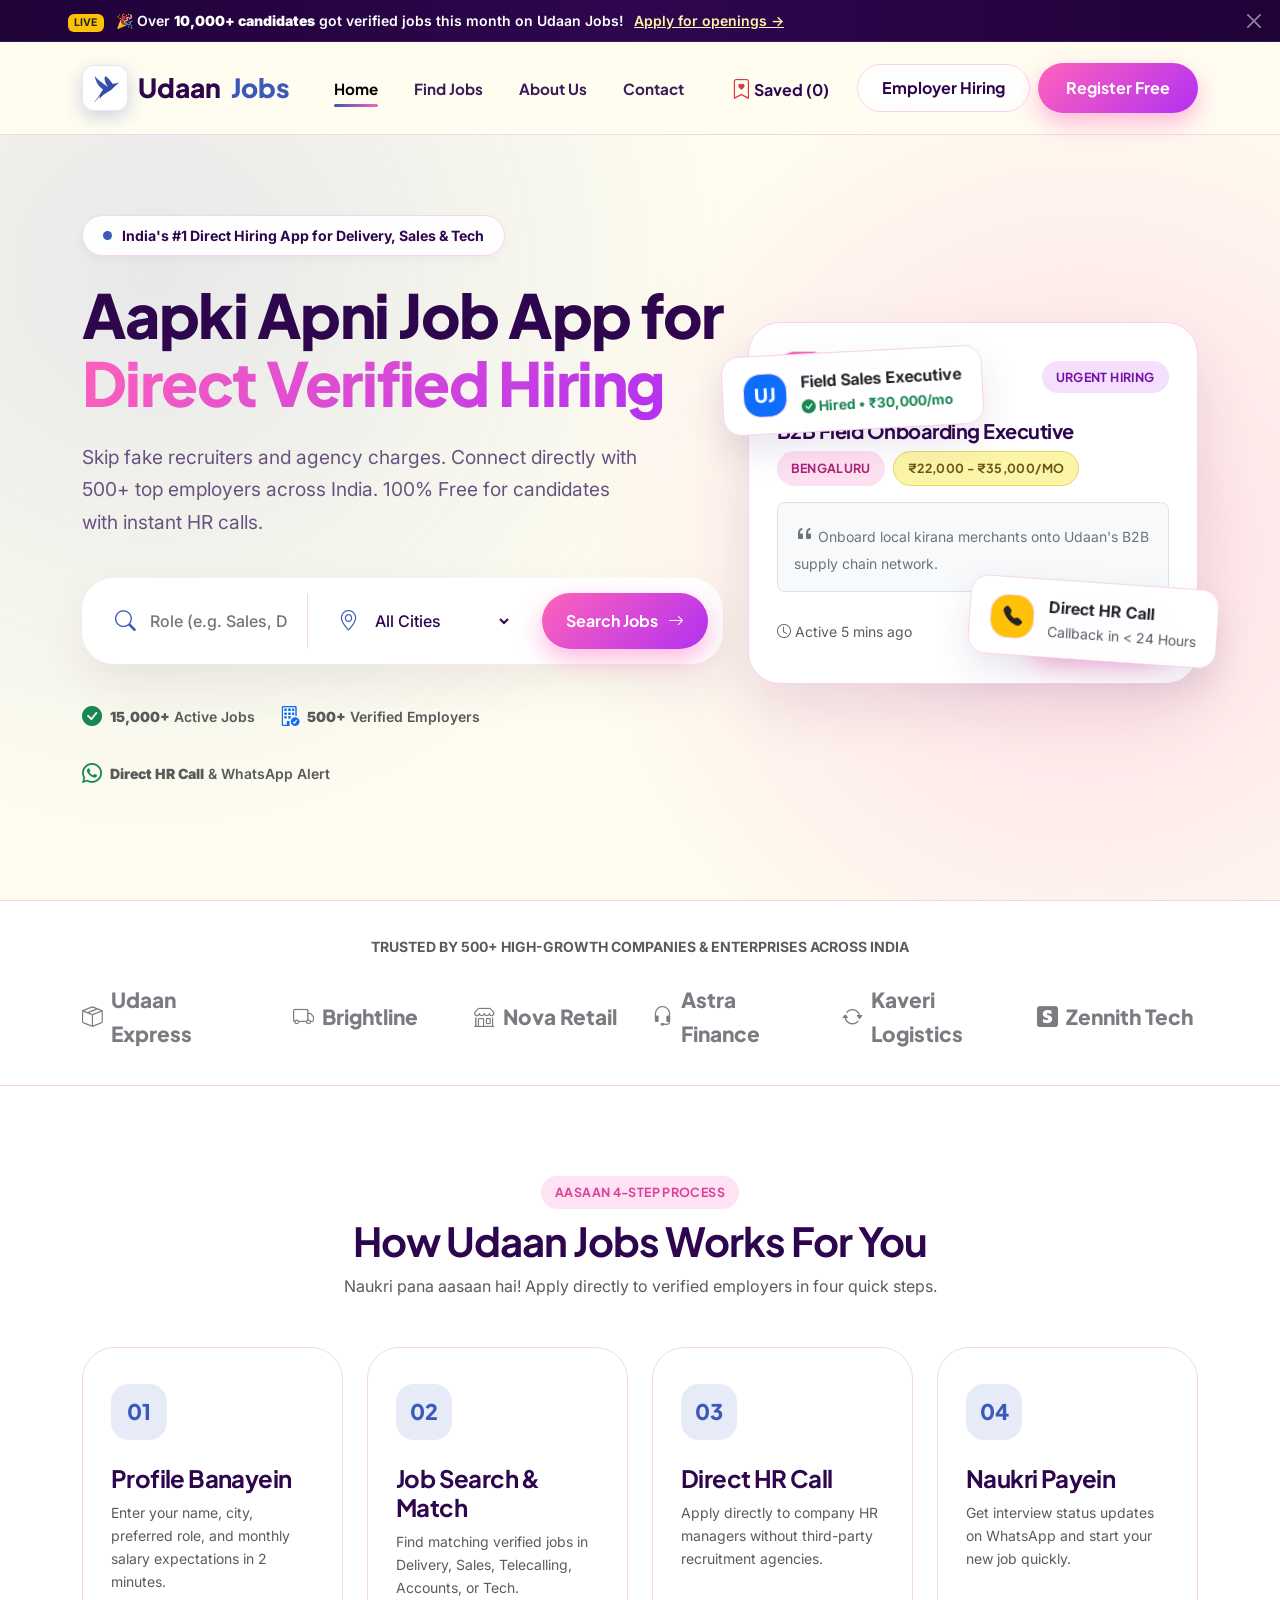
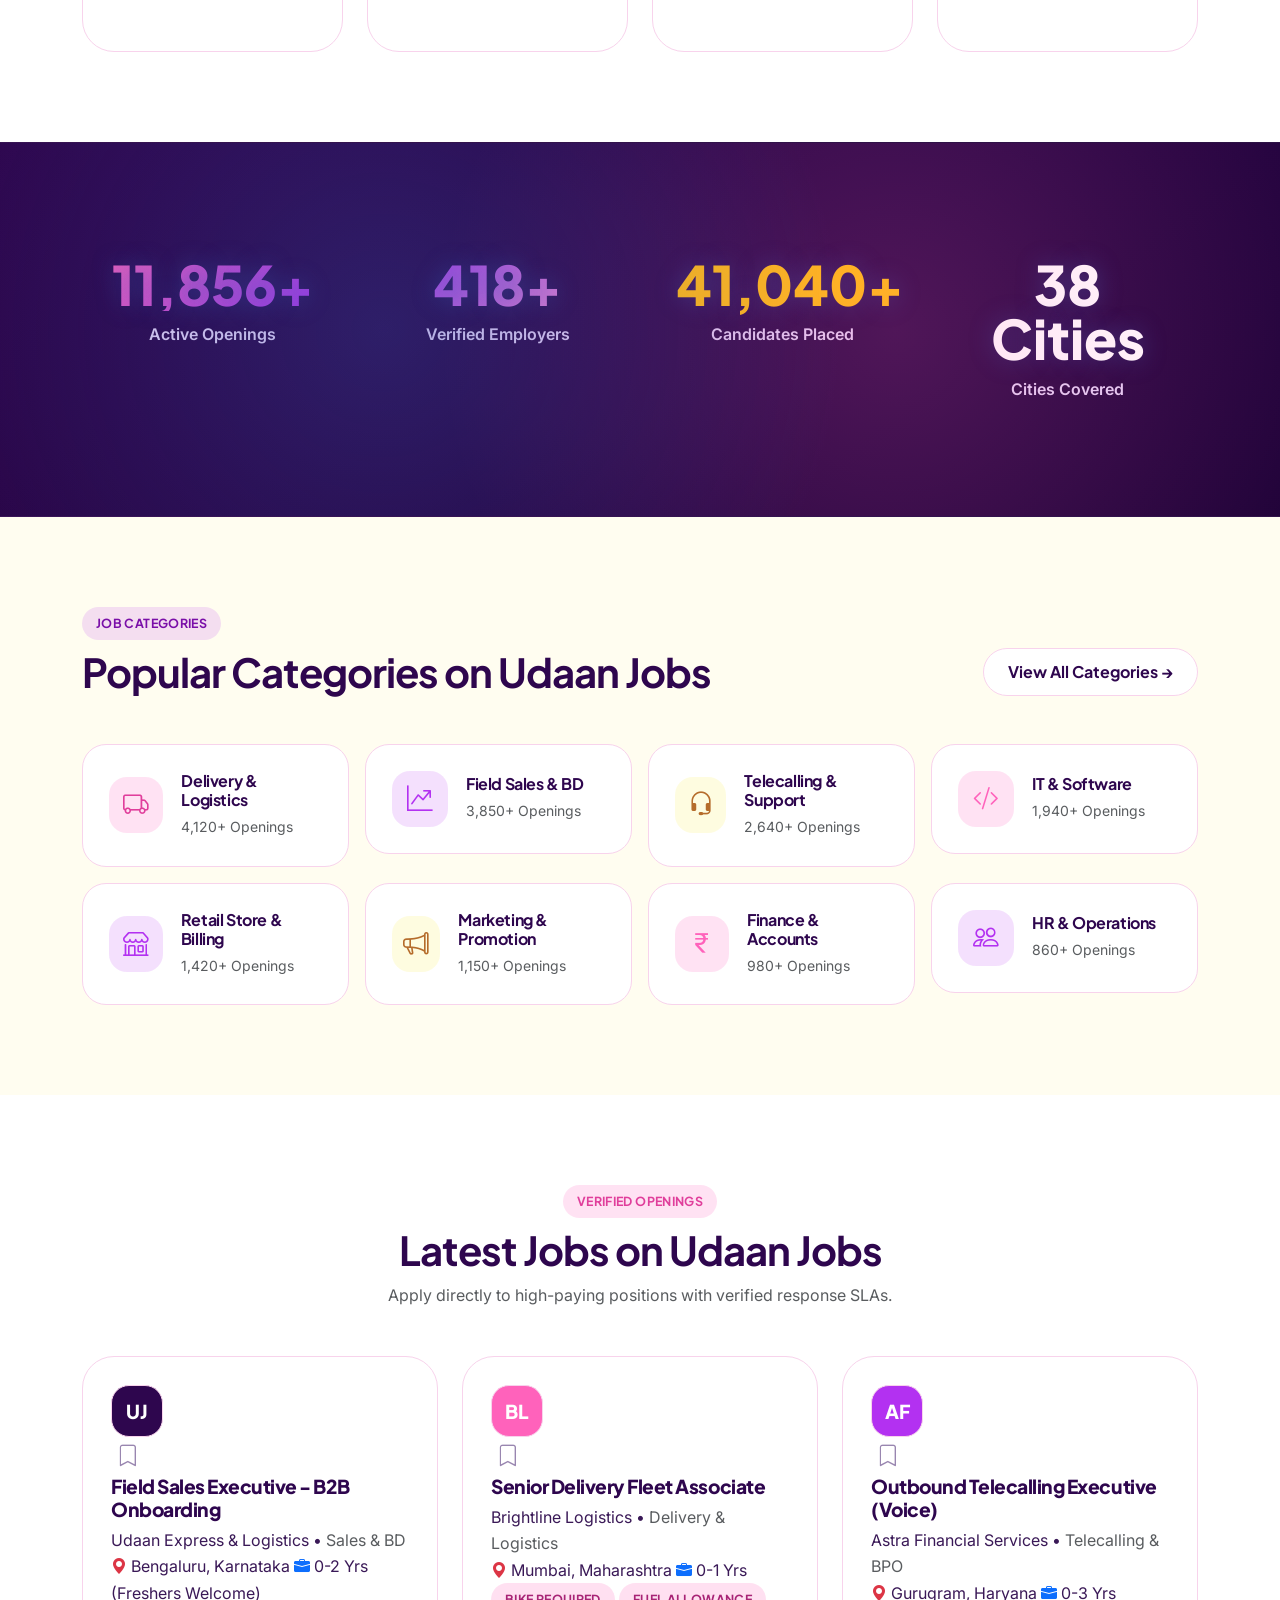
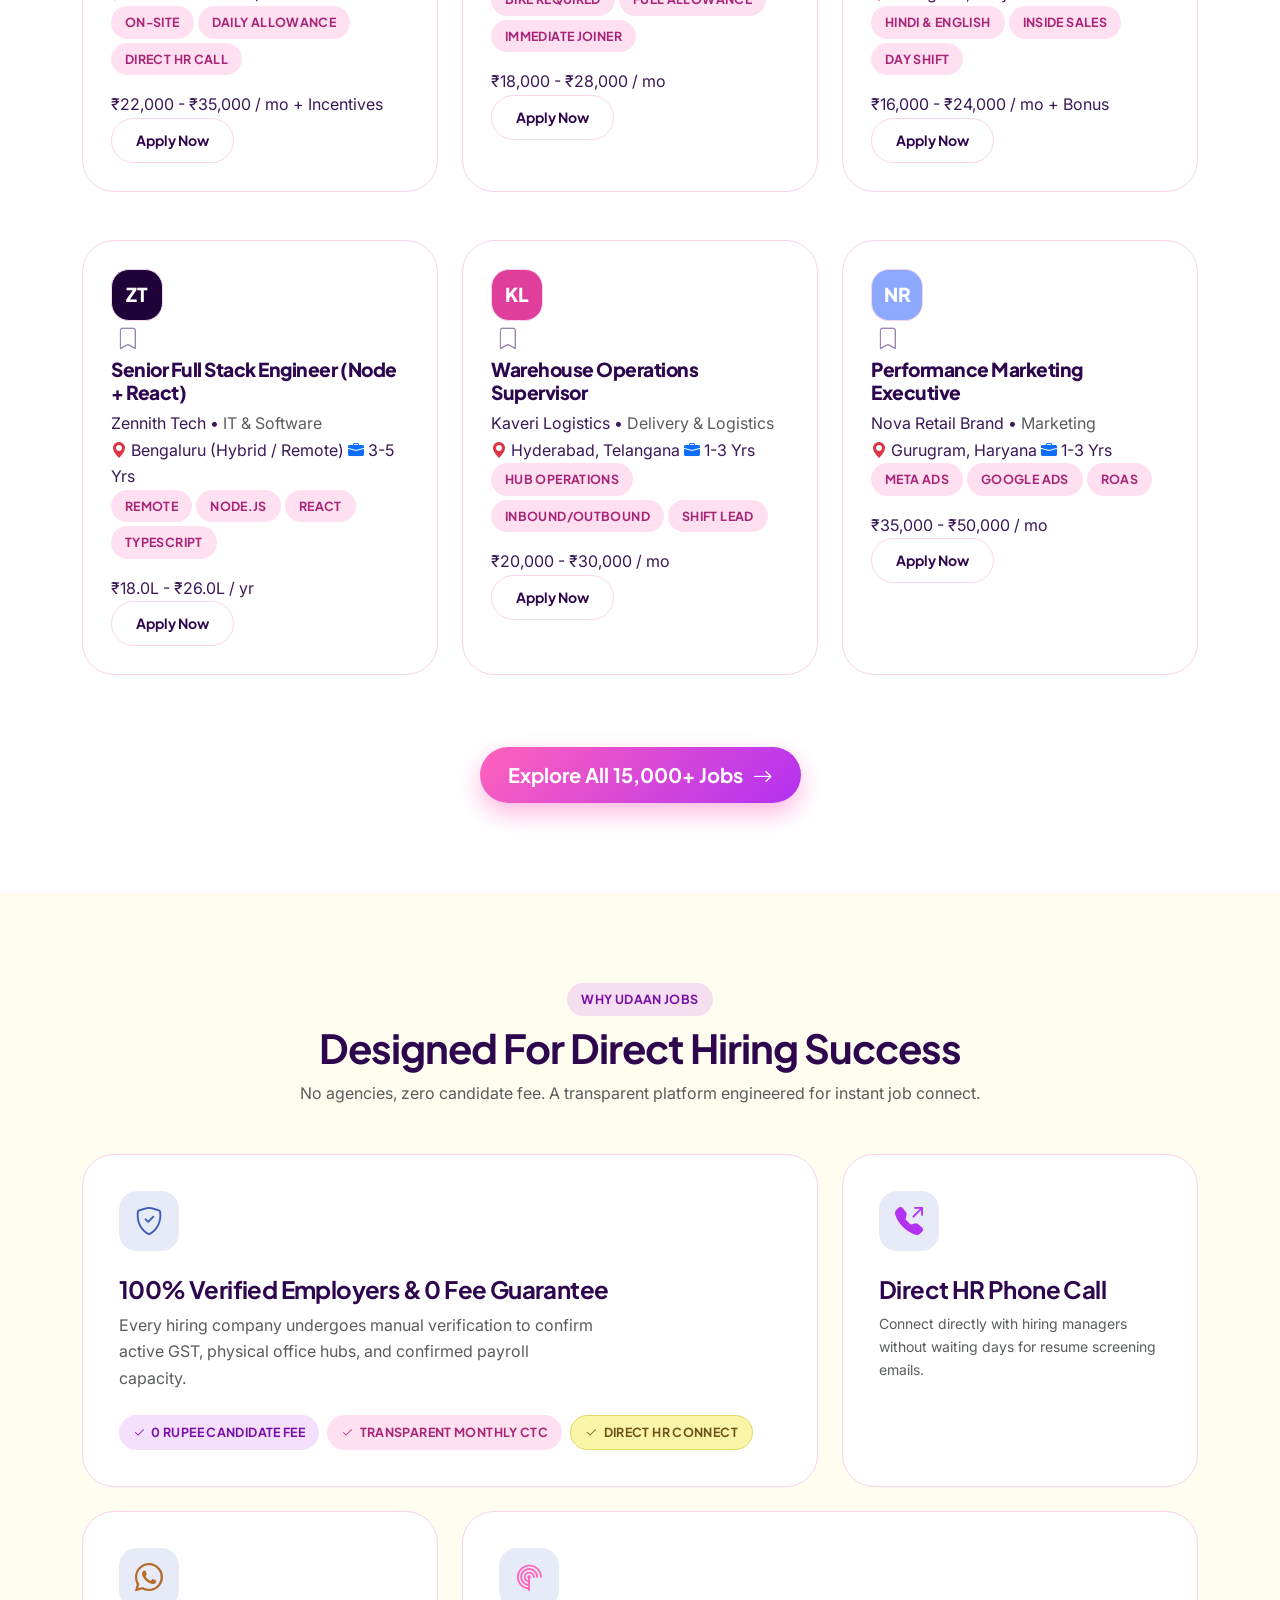
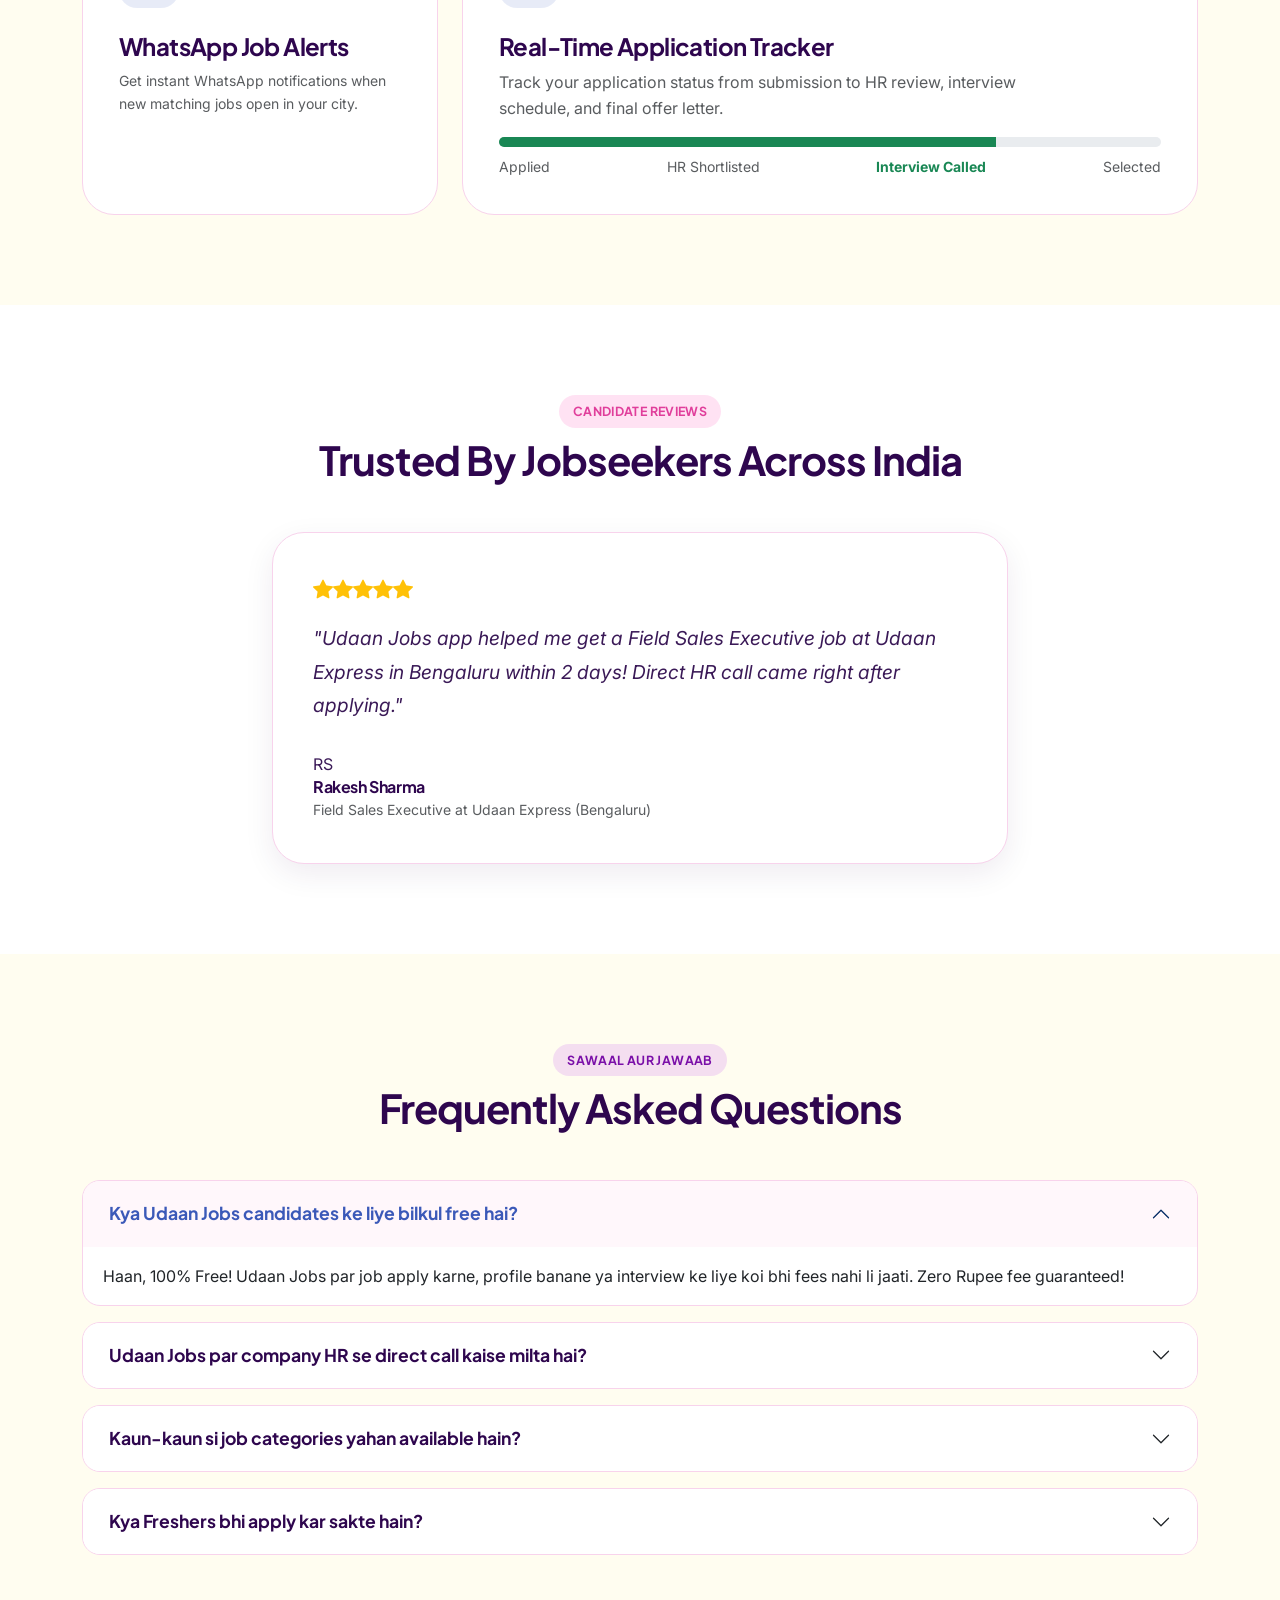
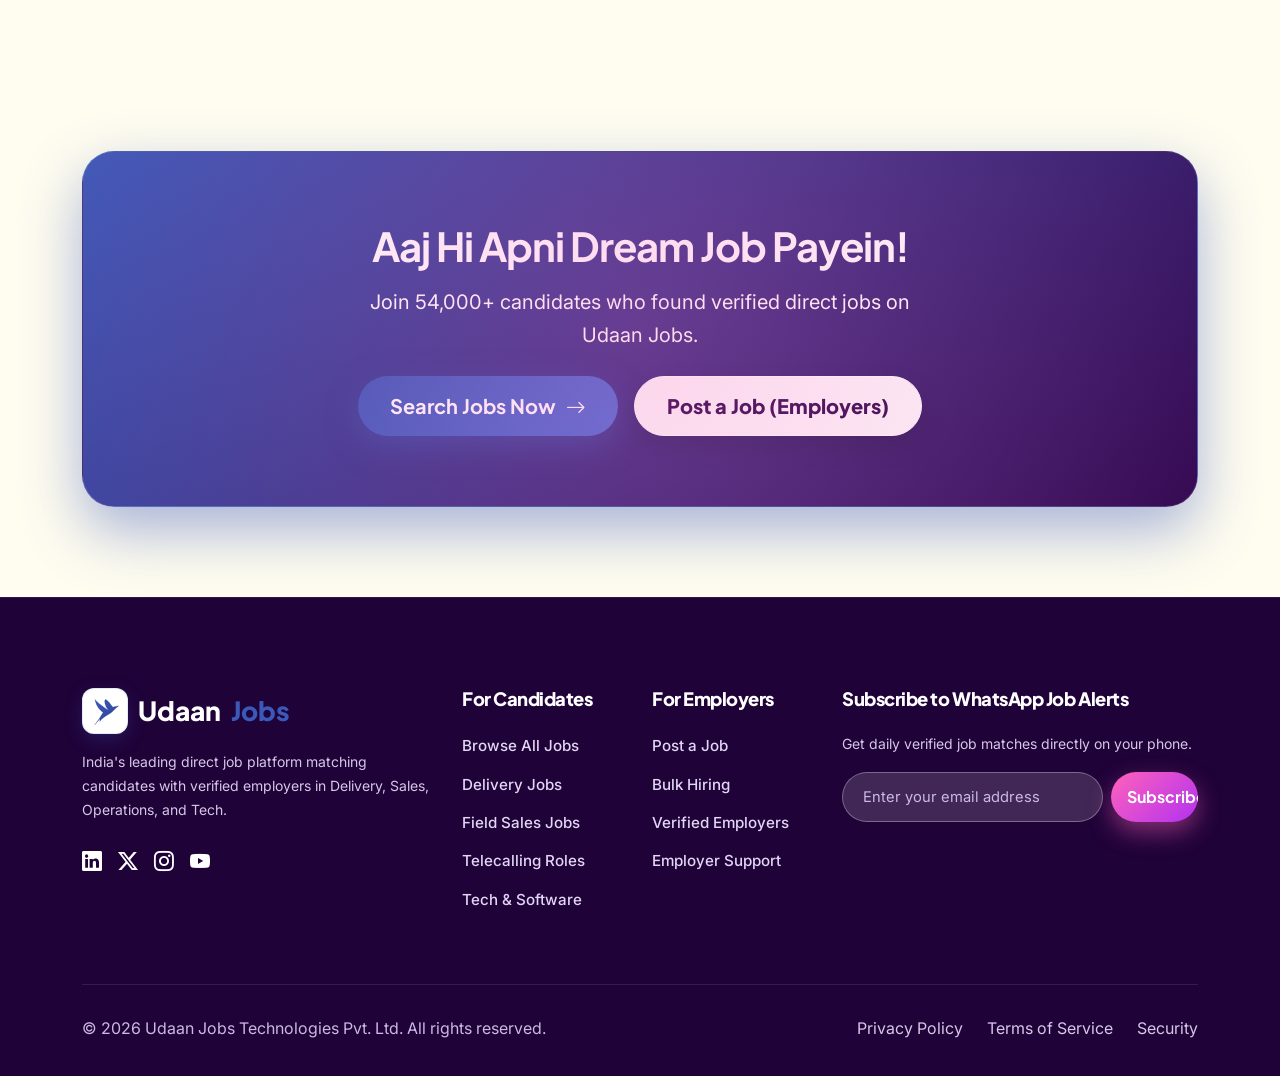
<file: index.html>
<!DOCTYPE html>
<html lang="en">
<head>
  <meta charset="UTF-8">
  <meta name="viewport" content="width=device-width, initial-scale=1.0">
  <meta name="description" content="Udaan Jobs - Aapki Apni Direct Job App! Find verified job openings in Delivery, Field Sales, Telecalling, Operations, Retail, and Tech across India with 0 Rupee candidate fee.">
  <title>Udaan Jobs | Aapki Apni Direct Job App - Delivery, Sales, Telecalling & Tech</title>
  
  <!-- Fonts -->
  <link rel="preconnect" href="https://fonts.googleapis.com">
  <link rel="preconnect" href="https://fonts.gstatic.com" crossorigin>
  <link href="https://fonts.googleapis.com/css2?family=Inter:wght@400;500;600;700&family=Plus+Jakarta+Sans:wght@500;600;700;800&display=swap" rel="stylesheet">
  
  <!-- Bootstrap 5.3 CDN -->
  <link href="https://cdn.jsdelivr.net/npm/bootstrap@5.3.3/dist/css/bootstrap.min.css" rel="stylesheet">
  <!-- Bootstrap Icons CDN -->
  <link href="https://cdn.jsdelivr.net/npm/bootstrap-icons@1.11.3/font/bootstrap-icons.min.css" rel="stylesheet">
  
  <!-- Custom Styles -->
  <link rel="stylesheet" href="css/style.css">
</head>
<body>

  <!-- Announcement Bar -->
  <div id="announcementBar" class="d-flex align-items-center justify-content-between">
    <div class="container text-center text-md-start">
      <span class="badge bg-warning text-dark me-2">LIVE</span>
      <span>🎉 Over <strong>10,000+ candidates</strong> got verified jobs this month on Udaan Jobs!</span>
      <a href="jobs.html">Apply for openings &rarr;</a>
    </div>
    <button type="button" class="btn-close btn-close-white ms-2" id="dismissAnnouncement" aria-label="Close announcement"></button>
  </div>

  <!-- Header / Navigation -->
  <nav class="navbar navbar-expand-lg navbar-leap sticky-top">
    <div class="container">
      <a class="navbar-brand navbar-brand-wordmark" href="index.html">
        <div class="brand-icon"><img src="assets/img/logo.svg" alt="Udaan Jobs Logo"></div>
        Udaan<span class="accent">Jobs</span>
      </a>

      <button class="navbar-toggler border-0" type="button" data-bs-toggle="collapse" data-bs-target="#navMenu" aria-controls="navMenu" aria-expanded="false" aria-label="Toggle navigation">
        <span class="navbar-toggler-icon"></span>
      </button>

      <div class="collapse navbar-collapse" id="navMenu">
        <ul class="navbar-nav mx-auto mb-2 mb-lg-0">
          <li class="nav-item"><a class="nav-link nav-link-custom active" href="index.html">Home</a></li>
          <li class="nav-item"><a class="nav-link nav-link-custom" href="jobs.html">Find Jobs</a></li>
          <li class="nav-item"><a class="nav-link nav-link-custom" href="about.html">About Us</a></li>
          <li class="nav-item"><a class="nav-link nav-link-custom" href="contact.html">Contact</a></li>
        </ul>

        <div class="d-flex align-items-center gap-2">
          <a href="jobs.html" class="btn btn-leap-ghost">
            <i class="bi bi-bookmark-heart text-danger fs-5"></i> Saved (<span id="savedJobsCount">0</span>)
          </a>
          <a href="contact.html" class="btn btn-leap-outline">Employer Hiring</a>
          <a href="jobs.html" class="btn btn-leap-primary">Register Free</a>
        </div>
      </div>
    </div>
  </nav>

  <!-- Hero Section -->
  <section class="hero-section">
    <div class="container">
      <div class="row align-items-center gy-5">
        
        <!-- Left Hero Content -->
        <div class="col-lg-7">
          <div class="hero-tag">
            <span class="pulse-dot"></span>
            India's #1 Direct Hiring App for Delivery, Sales & Tech
          </div>

          <h1 class="hero-title">
            Aapki Apni Job App for <span class="text-gradient-coral">Direct Verified Hiring</span>
          </h1>

          <p class="hero-subtitle">
            Skip fake recruiters and agency charges. Connect directly with 500+ top employers across India. 100% Free for candidates with instant HR calls.
          </p>

          <!-- Floating Overlapping Search Box -->
          <div class="hero-search-box">
            <form action="jobs.html" method="GET" class="hero-search-input-group">
              <div class="hero-search-field">
                <i class="bi bi-search"></i>
                <input type="text" name="search" placeholder="Role (e.g. Sales, Delivery, Telecaller, Developer)..." aria-label="Search job title">
              </div>
              <div class="hero-search-field">
                <i class="bi bi-geo-alt"></i>
                <select name="location" aria-label="Select location">
                  <option value="">All Cities</option>
                  <option value="Bengaluru">Bengaluru</option>
                  <option value="Mumbai">Mumbai</option>
                  <option value="Gurugram">Gurugram / NCR</option>
                  <option value="Hyderabad">Hyderabad</option>
                  <option value="Pune">Pune</option>
                  <option value="Remote">Remote</option>
                </select>
              </div>
              <button type="submit" class="btn btn-leap-primary px-4 py-3">
                Search Jobs <i class="bi bi-arrow-right"></i>
              </button>
            </form>
          </div>

          <!-- Trust Badges -->
          <div class="d-flex align-items-center gap-4 text-muted small fw-semibold flex-wrap">
            <div class="d-flex align-items-center gap-2">
              <i class="bi bi-check-circle-fill text-success fs-5"></i>
              <span><strong>15,000+</strong> Active Jobs</span>
            </div>
            <div class="d-flex align-items-center gap-2">
              <i class="bi bi-building-check text-primary fs-5"></i>
              <span><strong>500+</strong> Verified Employers</span>
            </div>
            <div class="d-flex align-items-center gap-2">
              <i class="bi bi-whatsapp text-success fs-5"></i>
              <span><strong>Direct HR Call</strong> & WhatsApp Alert</span>
            </div>
          </div>
        </div>

        <!-- Right Hero Visual Graphic & Floating Cards -->
        <div class="col-lg-5">
          <div class="hero-visual-wrapper">
            <!-- Custom Abstract SVG Blob Background -->
            <svg class="hero-svg-blob" viewBox="0 0 500 500" xmlns="http://www.w3.org/2000/svg">
              <defs>
                <linearGradient id="blobGrad" x1="0%" y1="0%" x2="100%" y2="100%">
                  <stop offset="0%" stop-color="#FF62BB" stop-opacity="0.3"/>
                  <stop offset="100%" stop-color="#B331F1" stop-opacity="0.2"/>
                </linearGradient>
              </defs>
              <path fill="url(#blobGrad)" d="M415.5,310.5Q389,371,332.5,404.5Q276,438,210,422.5Q144,407,95.5,357Q47,307,46.5,236Q46,165,99.5,119.5Q153,74,222.5,63Q292,52,354.5,89Q417,126,429.5,188Q442,250,415.5,310.5Z" />
            </svg>

            <!-- Floating Glass Badge 1 -->
            <div class="floating-badge floating-badge-1">
              <div class="company-logo-badge bg-primary text-white" style="width: 44px; height: 44px;">UJ</div>
              <div>
                <div class="fw-bold text-dark fs-7">Field Sales Executive</div>
                <div class="text-success small fw-bold"><i class="bi bi-check-circle-fill"></i> Hired • ₹30,000/mo</div>
              </div>
            </div>

            <!-- Main Central Card Mockup -->
            <div class="hero-main-card">
              <div class="d-flex align-items-center justify-content-between mb-3">
                <div class="d-flex align-items-center gap-3">
                  <div class="company-logo-badge" style="background: var(--ch-magenta); color: #fff;">UJ</div>
                  <div>
                    <h6 class="fw-bold mb-0">Udaan Express</h6>
                    <small class="text-muted"><i class="bi bi-patch-check-fill text-primary"></i> Verified Employer</small>
                  </div>
                </div>
                <span class="badge-leap badge-leap-teal">Urgent Hiring</span>
              </div>
              <h5 class="fw-bold mb-2 fs-5">B2B Field Onboarding Executive</h5>
              <div class="d-flex gap-2 mb-3">
                <span class="badge-leap badge-leap-blue">Bengaluru</span>
                <span class="badge-leap badge-leap-amber">₹22,000 - ₹35,000/mo</span>
              </div>
              <div class="p-3 bg-light rounded-3 small text-secondary mb-3 border">
                <i class="bi bi-quote text-coral fs-5"></i> Onboard local kirana merchants onto Udaan's B2B supply chain network.
              </div>
              <div class="d-flex justify-content-between align-items-center">
                <small class="text-muted"><i class="bi bi-clock"></i> Active 5 mins ago</small>
                <button class="btn btn-sm btn-leap-primary">Direct Apply</button>
              </div>
            </div>

            <!-- Floating Glass Badge 2 -->
            <div class="floating-badge floating-badge-2">
              <div class="company-logo-badge bg-warning text-dark" style="width: 44px; height: 44px;"><i class="bi bi-telephone-fill text-dark"></i></div>
              <div>
                <div class="fw-bold text-dark fs-7">Direct HR Call</div>
                <div class="text-muted small">Callback in &lt; 24 Hours</div>
              </div>
            </div>

          </div>
        </div>

      </div>
    </div>
  </section>

  <!-- Logo Strip -->
  <section class="logo-strip">
    <div class="container">
      <p class="text-center text-muted small fw-bold mb-4 text-uppercase tracking-wider">Trusted by 500+ High-Growth Companies & Enterprises Across India</p>
      <div class="row align-items-center justify-content-center g-4">
        <div class="col-4 col-md-2 logo-strip-item"><i class="bi bi-box-seam me-2"></i> Udaan Express</div>
        <div class="col-4 col-md-2 logo-strip-item"><i class="bi bi-truck me-2"></i> Brightline</div>
        <div class="col-4 col-md-2 logo-strip-item"><i class="bi bi-shop me-2"></i> Nova Retail</div>
        <div class="col-4 col-md-2 logo-strip-item"><i class="bi bi-headset me-2"></i> Astra Finance</div>
        <div class="col-4 col-md-2 logo-strip-item"><i class="bi bi-arrow-repeat me-2"></i> Kaveri Logistics</div>
        <div class="col-4 col-md-2 logo-strip-item"><i class="bi bi-stripe me-2"></i> Zennith Tech</div>
      </div>
    </div>
  </section>

  <!-- How It Works Section -->
  <section class="section-padding bg-white">
    <div class="container">
      <div class="text-center max-w-600 mx-auto mb-5 reveal-on-scroll">
        <span class="badge-leap badge-leap-coral mb-2">AASAAN 4-STEP PROCESS</span>
        <h2 class="display-font fw-bold fs-1">How Udaan Jobs Works For You</h2>
        <p class="text-muted">Naukri pana aasaan hai! Apply directly to verified employers in four quick steps.</p>
      </div>

      <div class="row g-4 step-connector-row">
        <div class="col-lg-3 col-md-6 reveal-on-scroll">
          <div class="step-card">
            <div class="step-number">01</div>
            <h4 class="fw-bold mb-2">Profile Banayein</h4>
            <p class="text-muted small">Enter your name, city, preferred role, and monthly salary expectations in 2 minutes.</p>
          </div>
        </div>

        <div class="col-lg-3 col-md-6 reveal-on-scroll">
          <div class="step-card">
            <div class="step-number">02</div>
            <h4 class="fw-bold mb-2">Job Search & Match</h4>
            <p class="text-muted small">Find matching verified jobs in Delivery, Sales, Telecalling, Accounts, or Tech.</p>
          </div>
        </div>

        <div class="col-lg-3 col-md-6 reveal-on-scroll">
          <div class="step-card">
            <div class="step-number">03</div>
            <h4 class="fw-bold mb-2">Direct HR Call</h4>
            <p class="text-muted small">Apply directly to company HR managers without third-party recruitment agencies.</p>
          </div>
        </div>

        <div class="col-lg-3 col-md-6 reveal-on-scroll">
          <div class="step-card">
            <div class="step-number">04</div>
            <h4 class="fw-bold mb-2">Naukri Payein</h4>
            <p class="text-muted small">Get interview status updates on WhatsApp and start your new job quickly.</p>
          </div>
        </div>
      </div>
    </div>
  </section>

  <!-- Live Stats Counter (Dark Band) -->
  <section class="section-padding dark-stats-band">
    <div class="container relative-z">
      <div class="row g-4 text-center">
        <div class="col-6 col-md-3">
          <div class="stat-item">
            <div class="stat-number text-gradient-coral" data-target="15200" data-suffix="+">0</div>
            <div class="stat-label">Active Openings</div>
          </div>
        </div>
        <div class="col-6 col-md-3">
          <div class="stat-item">
            <div class="stat-number text-gradient-teal" data-target="520" data-suffix="+">0</div>
            <div class="stat-label">Verified Employers</div>
          </div>
        </div>
        <div class="col-6 col-md-3">
          <div class="stat-item">
            <div class="stat-number text-warning" data-target="54000" data-suffix="+">0</div>
            <div class="stat-label">Candidates Placed</div>
          </div>
        </div>
        <div class="col-6 col-md-3">
          <div class="stat-item">
            <div class="stat-number" data-target="45" data-suffix=" Cities">0</div>
            <div class="stat-label">Cities Covered</div>
          </div>
        </div>
      </div>
    </div>
  </section>

  <!-- Featured Job Categories -->
  <section class="section-padding">
    <div class="container">
      <div class="d-flex flex-column flex-md-row align-items-md-end justify-content-between mb-5 reveal-on-scroll">
        <div>
          <span class="badge-leap badge-leap-teal mb-2">JOB CATEGORIES</span>
          <h2 class="display-font fw-bold fs-1 mb-0">Popular Categories on Udaan Jobs</h2>
        </div>
        <a href="jobs.html" class="btn btn-leap-outline mt-3 mt-md-0">View All Categories &rarr;</a>
      </div>

      <div class="row g-3">
        <div class="col-lg-3 col-md-6 reveal-on-scroll">
          <a href="jobs.html?category=Delivery" class="category-card">
            <div class="category-icon" style="background: var(--accent-coral-subtle); color: var(--ch-magenta-dark);"><i class="bi bi-truck"></i></div>
            <div>
              <h5 class="fw-bold mb-1 fs-6">Delivery & Logistics</h5>
              <span class="text-muted small">4,120+ Openings</span>
            </div>
          </a>
        </div>

        <div class="col-lg-3 col-md-6 reveal-on-scroll">
          <a href="jobs.html?category=Sales" class="category-card">
            <div class="category-icon" style="background: var(--accent-teal-subtle); color: var(--ch-violet);"><i class="bi bi-graph-up-arrow"></i></div>
            <div>
              <h5 class="fw-bold mb-1 fs-6">Field Sales & BD</h5>
              <span class="text-muted small">3,850+ Openings</span>
            </div>
          </a>
        </div>

        <div class="col-lg-3 col-md-6 reveal-on-scroll">
          <a href="jobs.html?category=Telecalling" class="category-card">
            <div class="category-icon" style="background: var(--accent-amber-subtle); color: #B56C2B;"><i class="bi bi-headset"></i></div>
            <div>
              <h5 class="fw-bold mb-1 fs-6">Telecalling & Support</h5>
              <span class="text-muted small">2,640+ Openings</span>
            </div>
          </a>
        </div>

        <div class="col-lg-3 col-md-6 reveal-on-scroll">
          <a href="jobs.html?category=IT" class="category-card">
            <div class="category-icon" style="background: var(--accent-coral-subtle); color: var(--ch-magenta);"><i class="bi bi-code-slash"></i></div>
            <div>
              <h5 class="fw-bold mb-1 fs-6">IT & Software</h5>
              <span class="text-muted small">1,940+ Openings</span>
            </div>
          </a>
        </div>

        <div class="col-lg-3 col-md-6 reveal-on-scroll">
          <a href="jobs.html?category=Retail" class="category-card">
            <div class="category-icon" style="background: var(--accent-teal-subtle); color: var(--ch-violet);"><i class="bi bi-shop"></i></div>
            <div>
              <h5 class="fw-bold mb-1 fs-6">Retail Store & Billing</h5>
              <span class="text-muted small">1,420+ Openings</span>
            </div>
          </a>
        </div>

        <div class="col-lg-3 col-md-6 reveal-on-scroll">
          <a href="jobs.html?category=Marketing" class="category-card">
            <div class="category-icon" style="background: var(--accent-amber-subtle); color: #B56C2B;"><i class="bi bi-megaphone"></i></div>
            <div>
              <h5 class="fw-bold mb-1 fs-6">Marketing & Promotion</h5>
              <span class="text-muted small">1,150+ Openings</span>
            </div>
          </a>
        </div>

        <div class="col-lg-3 col-md-6 reveal-on-scroll">
          <a href="jobs.html?category=Finance" class="category-card">
            <div class="category-icon" style="background: var(--accent-coral-subtle); color: var(--ch-magenta);"><i class="bi bi-currency-rupee"></i></div>
            <div>
              <h5 class="fw-bold mb-1 fs-6">Finance & Accounts</h5>
              <span class="text-muted small">980+ Openings</span>
            </div>
          </a>
        </div>

        <div class="col-lg-3 col-md-6 reveal-on-scroll">
          <a href="jobs.html?category=HR" class="category-card">
            <div class="category-icon" style="background: var(--accent-teal-subtle); color: var(--ch-violet);"><i class="bi bi-people"></i></div>
            <div>
              <h5 class="fw-bold mb-1 fs-6">HR & Operations</h5>
              <span class="text-muted small">860+ Openings</span>
            </div>
          </a>
        </div>
      </div>
    </div>
  </section>

  <!-- Featured Job Listings Grid -->
  <section class="section-padding bg-white">
    <div class="container">
      <div class="text-center max-w-600 mx-auto mb-5 reveal-on-scroll">
        <span class="badge-leap badge-leap-coral mb-2">VERIFIED OPENINGS</span>
        <h2 class="display-font fw-bold fs-1">Latest Jobs on Udaan Jobs</h2>
        <p class="text-muted">Apply directly to high-paying positions with verified response SLAs.</p>
      </div>

      <div class="row g-4" id="featuredJobsContainer">
        <!-- Rendered via JS -->
      </div>

      <div class="text-center mt-5">
        <a href="jobs.html" class="btn btn-leap-primary btn-lg">
          Explore All 15,000+ Jobs <i class="bi bi-arrow-right"></i>
        </a>
      </div>
    </div>
  </section>

  <!-- Why Choose Us Section (Asymmetric Bento Grid) -->
  <section class="section-padding">
    <div class="container">
      <div class="text-center max-w-600 mx-auto mb-5 reveal-on-scroll">
        <span class="badge-leap badge-leap-teal mb-2">WHY UDAAN JOBS</span>
        <h2 class="display-font fw-bold fs-1">Designed For Direct Hiring Success</h2>
        <p class="text-muted">No agencies, zero candidate fee. A transparent platform engineered for instant job connect.</p>
      </div>

      <div class="bento-grid reveal-on-scroll">
        
        <!-- Bento 1 (Span 8) -->
        <div class="bento-item bento-col-8">
          <div class="bento-icon-wrapper"><i class="bi bi-shield-check"></i></div>
          <h3 class="fw-bold fs-4 mb-2">100% Verified Employers & 0 Fee Guarantee</h3>
          <p class="text-muted mb-4" style="max-width: 480px;">
            Every hiring company undergoes manual verification to confirm active GST, physical office hubs, and confirmed payroll capacity.
          </p>
          <div class="d-flex flex-wrap gap-2">
            <span class="badge-leap badge-leap-teal"><i class="bi bi-check2"></i> 0 Rupee Candidate Fee</span>
            <span class="badge-leap badge-leap-blue"><i class="bi bi-check2"></i> Transparent Monthly CTC</span>
            <span class="badge-leap badge-leap-amber"><i class="bi bi-check2"></i> Direct HR Connect</span>
          </div>
          <div class="bento-shape-accent"></div>
        </div>

        <!-- Bento 2 (Span 4) -->
        <div class="bento-item bento-col-4">
          <div class="bento-icon-wrapper" style="color: var(--ch-violet);"><i class="bi bi-telephone-outbound-fill"></i></div>
          <h3 class="fw-bold fs-4 mb-2">Direct HR Phone Call</h3>
          <p class="text-muted small">
            Connect directly with hiring managers without waiting days for resume screening emails.
          </p>
        </div>

        <!-- Bento 3 (Span 4) -->
        <div class="bento-item bento-col-4">
          <div class="bento-icon-wrapper" style="color: #B56C2B;"><i class="bi bi-whatsapp"></i></div>
          <h3 class="fw-bold fs-4 mb-2">WhatsApp Job Alerts</h3>
          <p class="text-muted small">
            Get instant WhatsApp notifications when new matching jobs open in your city.
          </p>
        </div>

        <!-- Bento 4 (Span 8) -->
        <div class="bento-item bento-col-8">
          <div class="bento-icon-wrapper" style="color: var(--ch-magenta);"><i class="bi bi-radar"></i></div>
          <h3 class="fw-bold fs-4 mb-2">Real-Time Application Tracker</h3>
          <p class="text-muted mb-3" style="max-width: 520px;">
            Track your application status from submission to HR review, interview schedule, and final offer letter.
          </p>
          <div class="progress" style="height: 10px; border-radius: 5px;">
            <div class="progress-bar bg-success" role="progressbar" style="width: 75%" aria-valuenow="75" aria-valuemin="0" aria-valuemax="100"></div>
          </div>
          <div class="d-flex justify-content-between small text-muted mt-2">
            <span>Applied</span>
            <span>HR Shortlisted</span>
            <strong class="text-success">Interview Called</strong>
            <span>Selected</span>
          </div>
        </div>

      </div>
    </div>
  </section>

  <!-- Testimonials Carousel -->
  <section class="section-padding bg-white">
    <div class="container">
      <div class="text-center max-w-600 mx-auto mb-5 reveal-on-scroll">
        <span class="badge-leap badge-leap-coral mb-2">CANDIDATE REVIEWS</span>
        <h2 class="display-font fw-bold fs-1">Trusted By Jobseekers Across India</h2>
      </div>

      <div class="row justify-content-center">
        <div class="col-lg-8">
          <div class="testimonial-card">
            
            <div class="testimonial-slide">
              <div class="text-warning mb-3 fs-5">
                <i class="bi bi-star-fill"></i><i class="bi bi-star-fill"></i><i class="bi bi-star-fill"></i><i class="bi bi-star-fill"></i><i class="bi bi-star-fill"></i>
              </div>
              <p class="testimonial-quote">
                "Udaan Jobs app helped me get a Field Sales Executive job at Udaan Express in Bengaluru within 2 days! Direct HR call came right after applying."
              </p>
              <div class="testimonial-user">
                <div class="user-avatar">RS</div>
                <div>
                  <h6 class="fw-bold mb-0">Rakesh Sharma</h6>
                  <small class="text-muted">Field Sales Executive at Udaan Express (Bengaluru)</small>
                </div>
              </div>
            </div>

            <div class="testimonial-slide" style="display: none;">
              <div class="text-warning mb-3 fs-5">
                <i class="bi bi-star-fill"></i><i class="bi bi-star-fill"></i><i class="bi bi-star-fill"></i><i class="bi bi-star-fill"></i><i class="bi bi-star-fill"></i>
              </div>
              <p class="testimonial-quote">
                "Finding verified delivery jobs without agency fraud was hard. On Udaan Jobs, I got direct hiring at Brightline Logistics with full salary transparency."
              </p>
              <div class="testimonial-user">
                <div class="user-avatar" style="background-color: var(--accent-teal-subtle); color: var(--ch-violet);">MS</div>
                <div>
                  <h6 class="fw-bold mb-0">Manish Singh</h6>
                  <small class="text-muted">Delivery Fleet Lead at Brightline Logistics (Mumbai)</small>
                </div>
              </div>
            </div>

            <div class="testimonial-slide" style="display: none;">
              <div class="text-warning mb-3 fs-5">
                <i class="bi bi-star-fill"></i><i class="bi bi-star-fill"></i><i class="bi bi-star-fill"></i><i class="bi bi-star-fill"></i><i class="bi bi-star-fill"></i>
              </div>
              <p class="testimonial-quote">
                "Zero charges, fast WhatsApp updates, and polite company HRs. Udaan Jobs is truly the best job platform for freshers in India."
              </p>
              <div class="testimonial-user">
                <div class="user-avatar" style="background-color: var(--accent-amber-subtle); color: #B56C2B;">PP</div>
                <div>
                  <h6 class="fw-bold mb-0">Pooja Patel</h6>
                  <small class="text-muted">Telecalling Executive at Astra Financial (Gurugram)</small>
                </div>
              </div>
            </div>

            <div class="testimonial-dots" id="testimonialDots"></div>
          </div>
        </div>
      </div>
    </div>
  </section>

  <!-- FAQ Section (Bootstrap Accordion) -->
  <section class="section-padding">
    <div class="container max-w-800">
      <div class="text-center mb-5 reveal-on-scroll">
        <span class="badge-leap badge-leap-teal mb-2">SAWAAL AUR JAWAAB</span>
        <h2 class="display-font fw-bold fs-1">Frequently Asked Questions</h2>
      </div>

      <div class="accordion accordion-leap reveal-on-scroll" id="faqAccordion">
        
        <div class="accordion-item">
          <h2 class="accordion-header" id="faqHeadingOne">
            <button class="accordion-button" type="button" data-bs-toggle="collapse" data-bs-target="#faqCollapseOne" aria-expanded="true" aria-controls="faqCollapseOne">
              Kya Udaan Jobs candidates ke liye bilkul free hai?
            </button>
          </h2>
          <div id="faqCollapseOne" class="accordion-collapse collapse show" aria-labelledby="faqHeadingOne" data-bs-parent="#faqAccordion">
            <div class="accordion-body">
              Haan, 100% Free! Udaan Jobs par job apply karne, profile banane ya interview ke liye koi bhi fees nahi li jaati. Zero Rupee fee guaranteed!
            </div>
          </div>
        </div>

        <div class="accordion-item">
          <h2 class="accordion-header" id="faqHeadingTwo">
            <button class="accordion-button collapsed" type="button" data-bs-toggle="collapse" data-bs-target="#faqCollapseTwo" aria-expanded="false" aria-controls="faqCollapseTwo">
              Udaan Jobs par company HR se direct call kaise milta hai?
            </button>
          </h2>
          <div id="faqCollapseTwo" class="accordion-collapse collapse" aria-labelledby="faqHeadingTwo" data-bs-parent="#faqAccordion">
            <div class="accordion-body">
              Jaise hi aap job apply karte hain, aapka profile seedha verified company HR ke dashboard par jaata hai. Shortlist hone par HR aapko direct call karte hain.
            </div>
          </div>
        </div>

        <div class="accordion-item">
          <h2 class="accordion-header" id="faqHeadingThree">
            <button class="accordion-button collapsed" type="button" data-bs-toggle="collapse" data-bs-target="#faqCollapseThree" aria-expanded="false" aria-controls="faqCollapseThree">
              Kaun-kaun si job categories yahan available hain?
            </button>
          </h2>
          <div id="faqCollapseThree" class="accordion-collapse collapse" aria-labelledby="faqHeadingThree" data-bs-parent="#faqAccordion">
            <div class="accordion-body">
              Delivery Executive, Field Sales, Telecalling & Support, Warehouse Staff, Driver, IT/Software, Retail Sales, Accounts aur HR roles ki hajaron openings available hain.
            </div>
          </div>
        </div>

        <div class="accordion-item">
          <h2 class="accordion-header" id="faqHeadingFour">
            <button class="accordion-button collapsed" type="button" data-bs-toggle="collapse" data-bs-target="#faqCollapseFour" aria-expanded="false" aria-controls="faqCollapseFour">
              Kya Freshers bhi apply kar sakte hain?
            </button>
          </h2>
          <div id="faqCollapseFour" class="accordion-collapse collapse" aria-labelledby="faqHeadingFour" data-bs-parent="#faqAccordion">
            <div class="accordion-body">
              Ji haan! 60% se jyada openings freshers aur 10th/12th pass candidates ke liye available hain jinme training company dwara di jaati hai.
            </div>
          </div>
        </div>

      </div>
    </div>
  </section>

  <!-- CTA Band -->
  <section class="section-padding">
    <div class="container">
      <div class="cta-band reveal-on-scroll">
        <h2 class="display-font fw-bold fs-1 mb-3 text-white">Aaj Hi Apni Dream Job Payein!</h2>
        <p class="fs-5 mb-4 text-white opacity-90 mx-auto" style="max-width: 600px;">
          Join 54,000+ candidates who found verified direct jobs on Udaan Jobs.
        </p>
        <div class="d-flex flex-wrap justify-content-center gap-3">
          <a href="jobs.html" class="btn btn-cta-light btn-lg">Search Jobs Now <i class="bi bi-arrow-right"></i></a>
          <a href="contact.html" class="btn btn-cta-glass btn-lg">Post a Job (Employers)</a>
        </div>
      </div>
    </div>
  </section>

  <!-- Multi-Column Footer -->
  <footer class="footer-leap">
    <div class="container">
      <div class="row g-4">
        
        <div class="col-lg-4 col-md-6">
          <a class="navbar-brand navbar-brand-wordmark text-white mb-3" href="index.html">
            <div class="brand-icon"><img src="assets/img/logo.svg" alt="Udaan Jobs Logo"></div>
            Udaan<span class="accent">Jobs</span>
          </a>
          <p class="small mb-4">
            India's leading direct job platform matching candidates with verified employers in Delivery, Sales, Operations, and Tech.
          </p>
          <div class="d-flex gap-3 fs-5 text-white opacity-90">
            <a href="#" aria-label="LinkedIn" class="text-white"><i class="bi bi-linkedin"></i></a>
            <a href="#" aria-label="Twitter" class="text-white"><i class="bi bi-twitter-x"></i></a>
            <a href="#" aria-label="Instagram" class="text-white"><i class="bi bi-instagram"></i></a>
            <a href="#" aria-label="YouTube" class="text-white"><i class="bi bi-youtube"></i></a>
          </div>
        </div>

        <div class="col-lg-2 col-md-6">
          <h5>For Candidates</h5>
          <ul class="footer-links">
            <li><a href="jobs.html">Browse All Jobs</a></li>
            <li><a href="jobs.html?category=Delivery">Delivery Jobs</a></li>
            <li><a href="jobs.html?category=Sales">Field Sales Jobs</a></li>
            <li><a href="jobs.html?category=Telecalling">Telecalling Roles</a></li>
            <li><a href="jobs.html?category=IT">Tech & Software</a></li>
          </ul>
        </div>

        <div class="col-lg-2 col-md-6">
          <h5>For Employers</h5>
          <ul class="footer-links">
            <li><a href="contact.html">Post a Job</a></li>
            <li><a href="about.html">Bulk Hiring</a></li>
            <li><a href="about.html">Verified Employers</a></li>
            <li><a href="contact.html">Employer Support</a></li>
          </ul>
        </div>

        <div class="col-lg-4 col-md-6">
          <h5>Subscribe to WhatsApp Job Alerts</h5>
          <p class="small">Get daily verified job matches directly on your phone.</p>
          <form class="newsletter-form" onsubmit="event.preventDefault(); alert('Subscribed to Udaan Jobs alerts!');">
            <input type="email" placeholder="Enter your email address" required aria-label="Email for job alerts">
            <button type="submit" class="btn btn-leap-primary py-2 px-3">Subscribe</button>
          </form>
        </div>

      </div>

      <div class="footer-bottom d-flex flex-column flex-md-row justify-content-between align-items-center gap-3">
        <div>&copy; 2026 Udaan Jobs Technologies Pvt. Ltd. All rights reserved.</div>
        <div class="d-flex gap-4">
          <a href="#">Privacy Policy</a>
          <a href="#">Terms of Service</a>
          <a href="#">Security</a>
        </div>
      </div>
    </div>
  </footer>

  <!-- Bootstrap 5 JS Bundle -->
  <script src="https://cdn.jsdelivr.net/npm/bootstrap@5.3.3/dist/js/bootstrap.bundle.min.js"></script>
  <!-- Custom JS Engine -->
  <script src="js/main.js"></script>
</body>
</html>
</file>
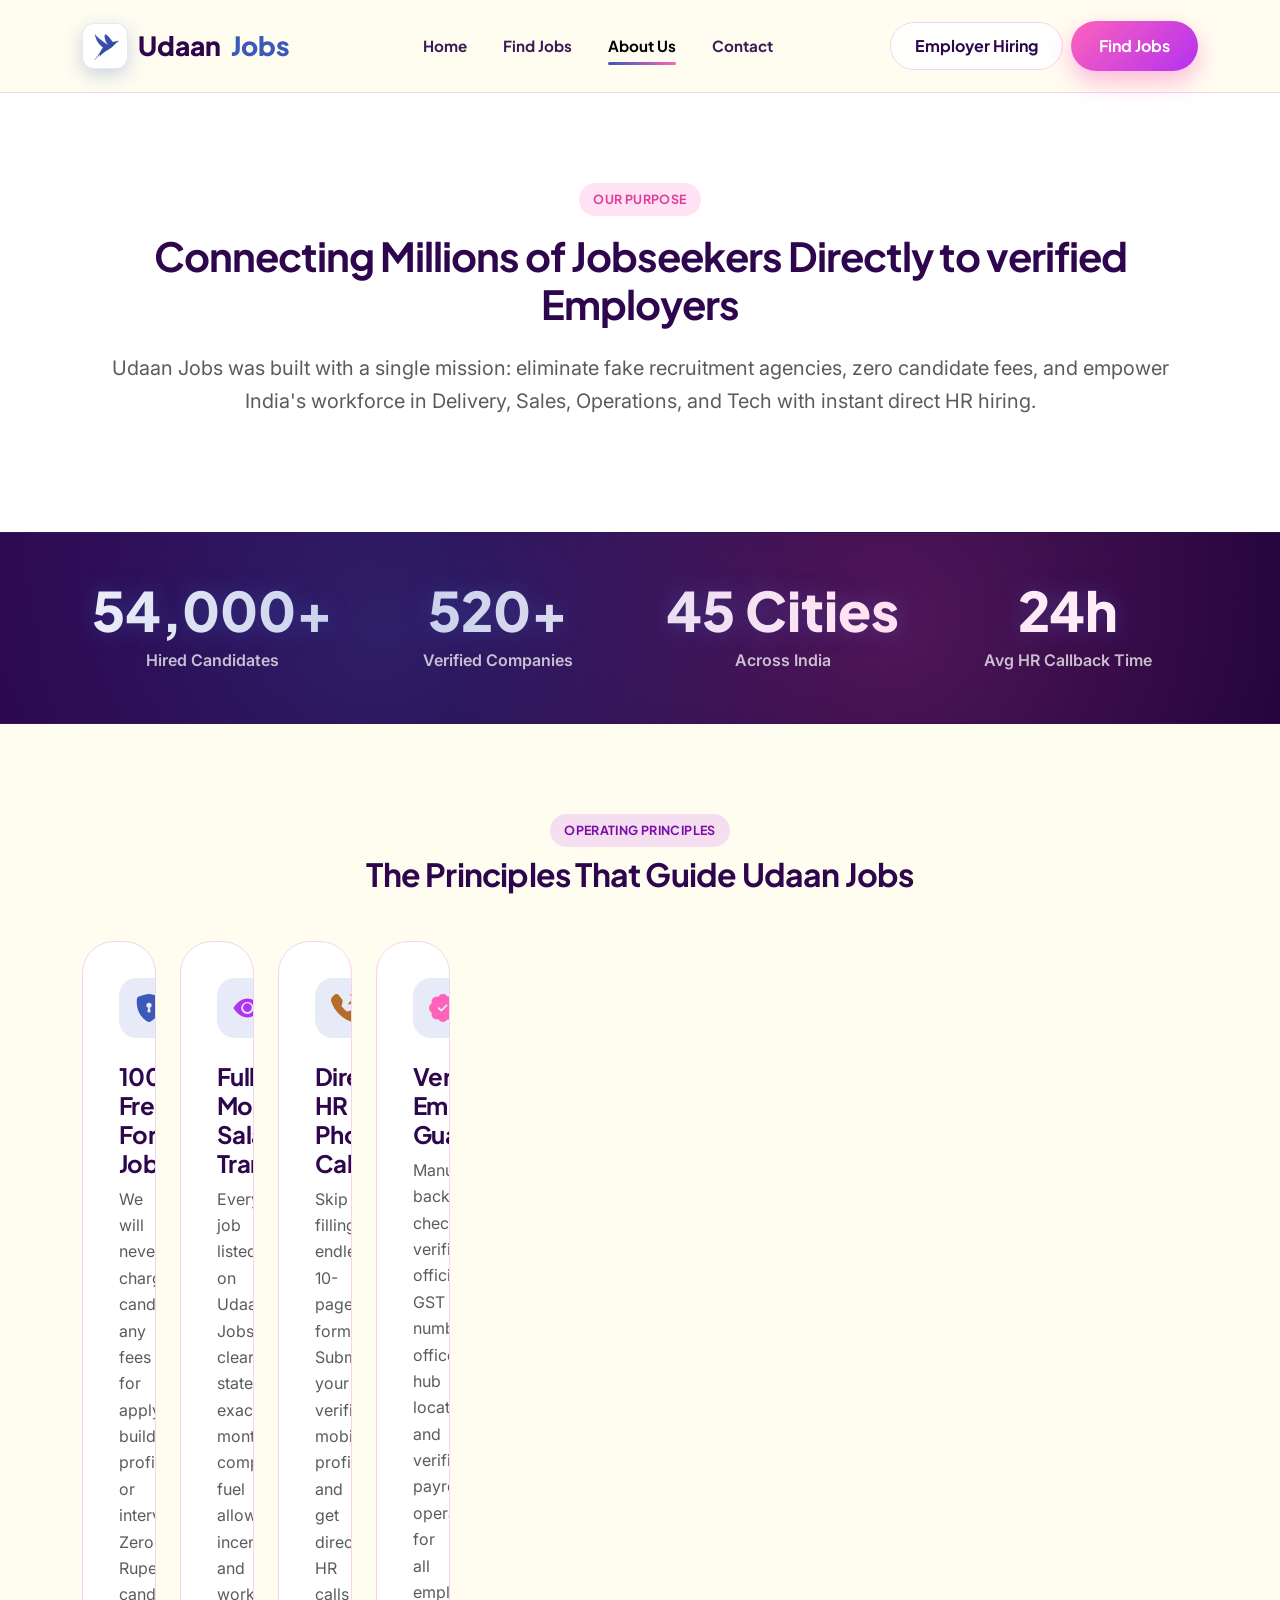
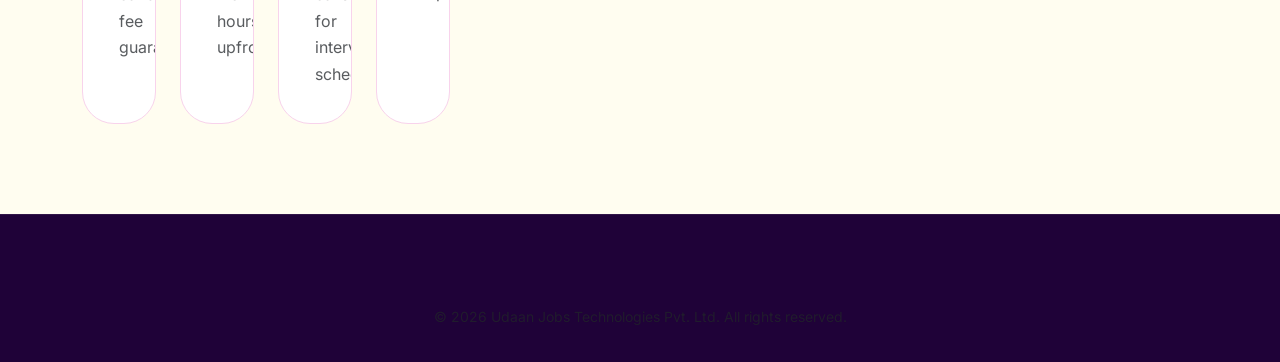
<file: about.html>
<!DOCTYPE html>
<html lang="en">
<head>
  <meta charset="UTF-8">
  <meta name="viewport" content="width=device-width, initial-scale=1.0">
  <meta name="description" content="Learn about Udaan Jobs - India's direct job platform connecting candidates with verified employers in Delivery, Sales, Telecalling, Operations, and Tech with 0 candidate fee.">
  <title>About Us | Udaan Jobs</title>
  
  <link rel="preconnect" href="https://fonts.googleapis.com">
  <link rel="preconnect" href="https://fonts.gstatic.com" crossorigin>
  <link href="https://fonts.googleapis.com/css2?family=Inter:wght@400;500;600;700&family=Plus+Jakarta+Sans:wght@500;600;700;800&display=swap" rel="stylesheet">
  <link href="https://cdn.jsdelivr.net/npm/bootstrap@5.3.3/dist/css/bootstrap.min.css" rel="stylesheet">
  <link href="https://cdn.jsdelivr.net/npm/bootstrap-icons@1.11.3/font/bootstrap-icons.min.css" rel="stylesheet">
  <link rel="stylesheet" href="css/style.css">
</head>
<body>

  <!-- Sticky Navbar -->
  <nav class="navbar navbar-expand-lg navbar-leap sticky-top">
    <div class="container">
      <a class="navbar-brand navbar-brand-wordmark" href="index.html">
        <div class="brand-icon"><img src="assets/img/logo.svg" alt="Udaan Jobs Logo"></div>
        Udaan<span class="accent">Jobs</span>
      </a>

      <button class="navbar-toggler border-0" type="button" data-bs-toggle="collapse" data-bs-target="#navMenu" aria-controls="navMenu" aria-expanded="false" aria-label="Toggle navigation">
        <span class="navbar-toggler-icon"></span>
      </button>

      <div class="collapse navbar-collapse" id="navMenu">
        <ul class="navbar-nav mx-auto mb-2 mb-lg-0">
          <li class="nav-item"><a class="nav-link nav-link-custom" href="index.html">Home</a></li>
          <li class="nav-item"><a class="nav-link nav-link-custom" href="jobs.html">Find Jobs</a></li>
          <li class="nav-item"><a class="nav-link nav-link-custom active" href="about.html">About Us</a></li>
          <li class="nav-item"><a class="nav-link nav-link-custom" href="contact.html">Contact</a></li>
        </ul>

        <div class="d-flex align-items-center gap-2">
          <a href="contact.html" class="btn btn-leap-outline">Employer Hiring</a>
          <a href="jobs.html" class="btn btn-leap-primary">Find Jobs</a>
        </div>
      </div>
    </div>
  </nav>

  <!-- About Hero -->
  <section class="section-padding bg-white text-center">
    <div class="container max-w-800">
      <span class="badge-leap badge-leap-coral mb-3">OUR PURPOSE</span>
      <h1 class="display-font fw-bold fs-1 mb-4">Connecting Millions of Jobseekers Directly to verified Employers</h1>
      <p class="fs-5 text-muted leading-relaxed mb-4">
        Udaan Jobs was built with a single mission: eliminate fake recruitment agencies, zero candidate fees, and empower India's workforce in Delivery, Sales, Operations, and Tech with instant direct HR hiring.
      </p>
    </div>
  </section>

  <!-- Stats Grid -->
  <section class="section-padding-sm dark-stats-band text-white">
    <div class="container">
      <div class="row g-4 text-center">
        <div class="col-6 col-md-3">
          <div class="stat-number" data-target="54000" data-suffix="+">54,000+</div>
          <div class="stat-label text-light opacity-75">Hired Candidates</div>
        </div>
        <div class="col-6 col-md-3">
          <div class="stat-number" data-target="520" data-suffix="+">520+</div>
          <div class="stat-label text-light opacity-75">Verified Companies</div>
        </div>
        <div class="col-6 col-md-3">
          <div class="stat-number" data-target="45" data-suffix=" Cities">45 Cities</div>
          <div class="stat-label text-light opacity-75">Across India</div>
        </div>
        <div class="col-6 col-md-3">
          <div class="stat-number" data-target="24" data-suffix="h">24h</div>
          <div class="stat-label text-light opacity-75">Avg HR Callback Time</div>
        </div>
      </div>
    </div>
  </section>

  <!-- Our Core Values Bento Grid -->
  <section class="section-padding">
    <div class="container">
      <div class="text-center max-w-600 mx-auto mb-5">
        <span class="badge-leap badge-leap-teal mb-2">OPERATING PRINCIPLES</span>
        <h2 class="display-font fw-bold fs-2">The Principles That Guide Udaan Jobs</h2>
      </div>

      <div class="bento-grid">
        <div class="bento-item bento-col-6">
          <div class="bento-icon-wrapper"><i class="bi bi-shield-lock-fill"></i></div>
          <h3 class="fw-bold fs-4 mb-2">100% Free For Jobseekers</h3>
          <p class="text-muted mb-0">
            We will never charge candidates any fees for applying, building profiles, or interviewing. Zero Rupee candidate fee guarantee!
          </p>
        </div>

        <div class="bento-item bento-col-6">
          <div class="bento-icon-wrapper" style="color: var(--ch-violet);"><i class="bi bi-eye-fill"></i></div>
          <h3 class="fw-bold fs-4 mb-2">Full Monthly Salary Transparency</h3>
          <p class="text-muted mb-0">
            Every job listed on Udaan Jobs clearly states exact monthly compensation, fuel allowances, incentives, and working hours upfront.
          </p>
        </div>

        <div class="bento-item bento-col-6">
          <div class="bento-icon-wrapper" style="color: #B56C2B;"><i class="bi bi-telephone-outbound-fill"></i></div>
          <h3 class="fw-bold fs-4 mb-2">Direct HR Phone Call</h3>
          <p class="text-muted mb-0">
            Skip filling endless 10-page forms. Submit your verified mobile profile and get direct HR calls for interview scheduling.
          </p>
        </div>

        <div class="bento-item bento-col-6">
          <div class="bento-icon-wrapper" style="color: var(--ch-magenta);"><i class="bi bi-patch-check-fill"></i></div>
          <h3 class="fw-bold fs-4 mb-2">Verified Employer Guarantee</h3>
          <p class="text-muted mb-0">
            Manual background checking verifies official GST numbers, office hub locations, and verified payroll operations for all employers.
          </p>
        </div>
      </div>
    </div>
  </section>

  <!-- Footer -->
  <footer class="footer-leap">
    <div class="container text-center text-muted small">&copy; 2026 Udaan Jobs Technologies Pvt. Ltd. All rights reserved.</div>
  </footer>

  <script src="https://cdn.jsdelivr.net/npm/bootstrap@5.3.3/dist/js/bootstrap.bundle.min.js"></script>
  <script src="js/main.js"></script>
</body>
</html>
</file>
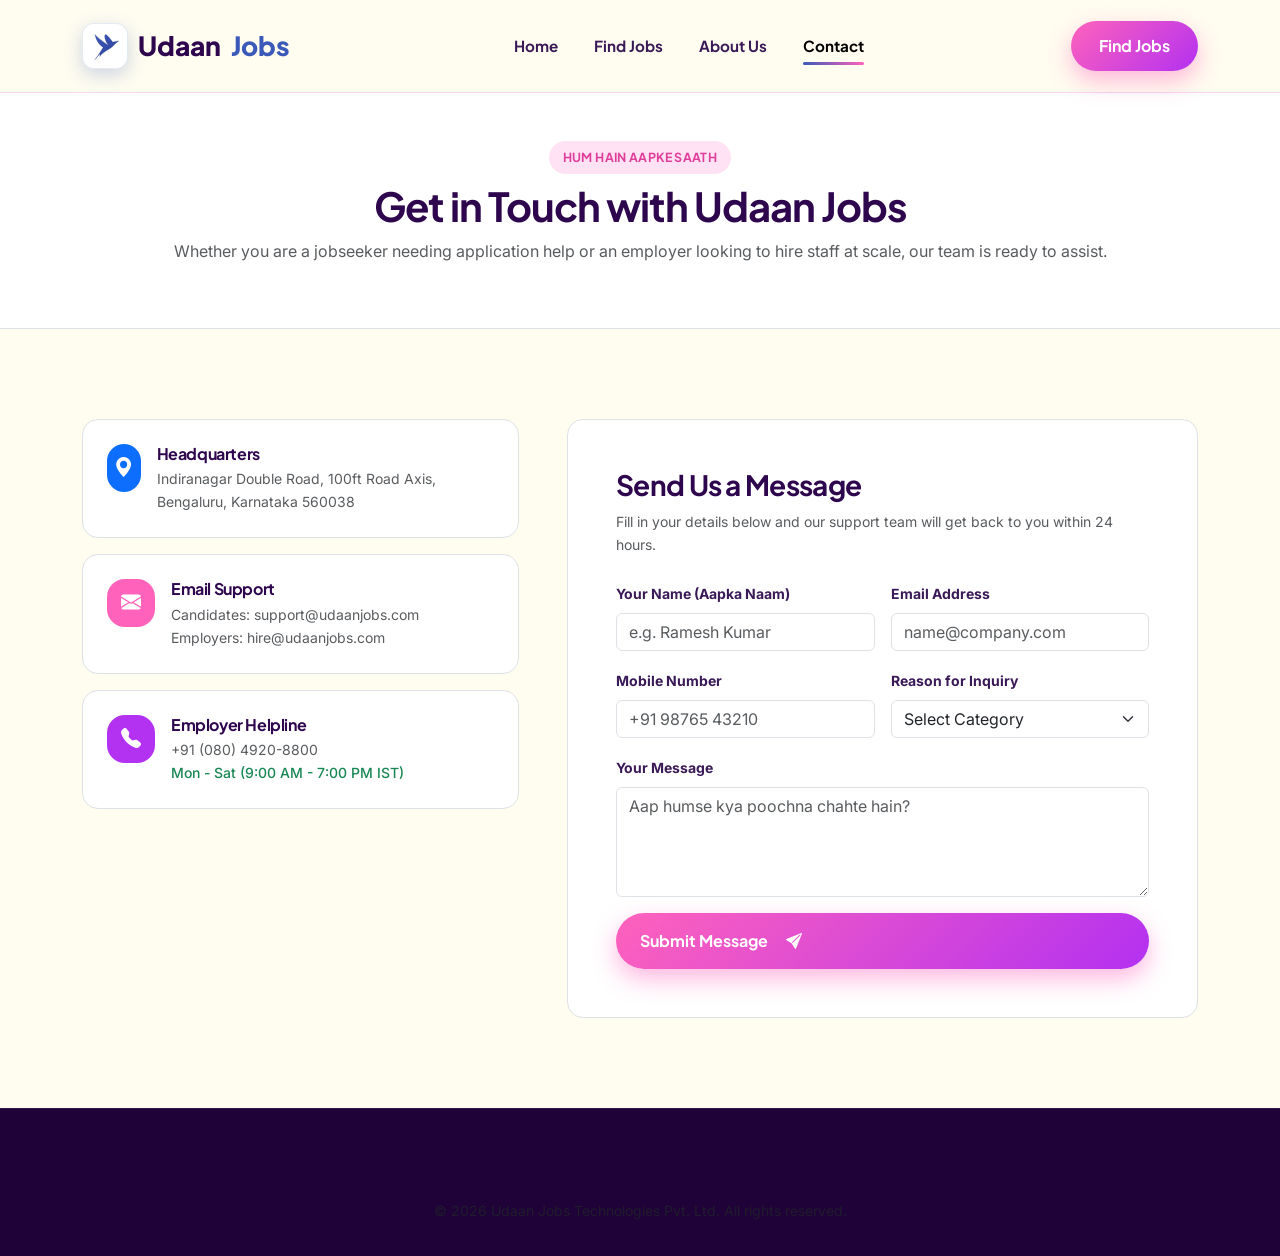
<file: contact.html>
<!DOCTYPE html>
<html lang="en">
<head>
  <meta charset="UTF-8">
  <meta name="viewport" content="width=device-width, initial-scale=1.0">
  <meta name="description" content="Contact Udaan Jobs for candidate support, bulk employer hiring, hiring partnerships, or enterprise recruitment inquiries.">
  <title>Contact Us & Employer Support | Udaan Jobs</title>
  
  <link rel="preconnect" href="https://fonts.googleapis.com">
  <link rel="preconnect" href="https://fonts.gstatic.com" crossorigin>
  <link href="https://fonts.googleapis.com/css2?family=Inter:wght@400;500;600;700&family=Plus+Jakarta+Sans:wght@500;600;700;800&display=swap" rel="stylesheet">
  <link href="https://cdn.jsdelivr.net/npm/bootstrap@5.3.3/dist/css/bootstrap.min.css" rel="stylesheet">
  <link href="https://cdn.jsdelivr.net/npm/bootstrap-icons@1.11.3/font/bootstrap-icons.min.css" rel="stylesheet">
  <link rel="stylesheet" href="css/style.css">
</head>
<body>

  <!-- Sticky Navbar -->
  <nav class="navbar navbar-expand-lg navbar-leap sticky-top">
    <div class="container">
      <a class="navbar-brand navbar-brand-wordmark" href="index.html">
        <div class="brand-icon"><img src="assets/img/logo.svg" alt="Udaan Jobs Logo"></div>
        Udaan<span class="accent">Jobs</span>
      </a>

      <button class="navbar-toggler border-0" type="button" data-bs-toggle="collapse" data-bs-target="#navMenu" aria-controls="navMenu" aria-expanded="false" aria-label="Toggle navigation">
        <span class="navbar-toggler-icon"></span>
      </button>

      <div class="collapse navbar-collapse" id="navMenu">
        <ul class="navbar-nav mx-auto mb-2 mb-lg-0">
          <li class="nav-item"><a class="nav-link nav-link-custom" href="index.html">Home</a></li>
          <li class="nav-item"><a class="nav-link nav-link-custom" href="jobs.html">Find Jobs</a></li>
          <li class="nav-item"><a class="nav-link nav-link-custom" href="about.html">About Us</a></li>
          <li class="nav-item"><a class="nav-link nav-link-custom active" href="contact.html">Contact</a></li>
        </ul>

        <div class="d-flex align-items-center gap-2">
          <a href="jobs.html" class="btn btn-leap-primary">Find Jobs</a>
        </div>
      </div>
    </div>
  </nav>

  <!-- Header Banner -->
  <section class="bg-white border-bottom py-5">
    <div class="container text-center max-w-600">
      <span class="badge-leap badge-leap-coral mb-2">HUM HAIN AAPKE SAATH</span>
      <h1 class="display-font fw-bold fs-1 mb-2">Get in Touch with Udaan Jobs</h1>
      <p class="text-muted">Whether you are a jobseeker needing application help or an employer looking to hire staff at scale, our team is ready to assist.</p>
    </div>
  </section>

  <!-- Main Contact Section -->
  <section class="section-padding">
    <div class="container">
      <div class="row g-5">
        
        <!-- Left Contact Info Cards -->
        <div class="col-lg-5">
          
          <div class="d-flex align-items-start gap-3 p-4 bg-white border rounded-4 mb-3">
            <div class="category-icon bg-primary text-white" style="width: 48px; height: 48px; font-size: 1.25rem;"><i class="bi bi-geo-alt-fill"></i></div>
            <div>
              <h5 class="fw-bold mb-1 fs-6">Headquarters</h5>
              <p class="text-muted small mb-0">Indiranagar Double Road, 100ft Road Axis, Bengaluru, Karnataka 560038</p>
            </div>
          </div>

          <div class="d-flex align-items-start gap-3 p-4 bg-white border rounded-4 mb-3">
            <div class="category-icon text-white" style="background-color: var(--ch-magenta); width: 48px; height: 48px; font-size: 1.25rem;"><i class="bi bi-envelope-fill"></i></div>
            <div>
              <h5 class="fw-bold mb-1 fs-6">Email Support</h5>
              <p class="text-muted small mb-0">Candidates: support@udaanjobs.com<br>Employers: hire@udaanjobs.com</p>
            </div>
          </div>

          <div class="d-flex align-items-start gap-3 p-4 bg-white border rounded-4 mb-3">
            <div class="category-icon text-white" style="background-color: var(--ch-violet); width: 48px; height: 48px; font-size: 1.25rem;"><i class="bi bi-telephone-fill"></i></div>
            <div>
              <h5 class="fw-bold mb-1 fs-6">Employer Helpline</h5>
              <p class="text-muted small mb-0">+91 (080) 4920-8800<br><span class="text-success fw-medium">Mon - Sat (9:00 AM - 7:00 PM IST)</span></p>
            </div>
          </div>

        </div>

        <!-- Right Form Panel -->
        <div class="col-lg-7">
          <div class="bg-white border rounded-4 p-4 p-md-5">
            <h3 class="fw-bold display-font fs-3 mb-2">Send Us a Message</h3>
            <p class="text-muted small mb-4">Fill in your details below and our support team will get back to you within 24 hours.</p>

            <div class="alert alert-success border-0 mb-4" id="contactSuccess" style="display: none;">
              <i class="bi bi-check-circle-fill me-2"></i> Thank you! Your message has been received by Udaan Jobs support team.
            </div>

            <form id="contactForm">
              <div class="row g-3">
                <div class="col-md-6">
                  <label for="contactName" class="form-label small fw-bold">Your Name (Aapka Naam)</label>
                  <input type="text" class="form-control" id="contactName" required placeholder="e.g. Ramesh Kumar">
                </div>
                
                <div class="col-md-6">
                  <label for="contactEmail" class="form-label small fw-bold">Email Address</label>
                  <input type="email" class="form-control" id="contactEmail" required placeholder="name@company.com">
                </div>

                <div class="col-md-6">
                  <label for="contactPhone" class="form-label small fw-bold">Mobile Number</label>
                  <input type="tel" class="form-control" id="contactPhone" required placeholder="+91 98765 43210">
                </div>

                <div class="col-md-6">
                  <label for="contactSubject" class="form-label small fw-bold">Reason for Inquiry</label>
                  <select class="form-select" id="contactSubject" required>
                    <option value="">Select Category</option>
                    <option value="Employer Posting">Post a Job / Employer Bulk Hiring</option>
                    <option value="Candidate Support">Candidate Application Help</option>
                    <option value="WhatsApp Alert">WhatsApp Job Alert Help</option>
                    <option value="Other">General Inquiry</option>
                  </select>
                </div>

                <div class="col-12">
                  <label for="contactMessage" class="form-label small fw-bold">Your Message</label>
                  <textarea class="form-control" id="contactMessage" rows="4" required placeholder="Aap humse kya poochna chahte hain?"></textarea>
                </div>

                <div class="col-12">
                  <button type="submit" class="btn btn-leap-primary py-3 px-4 w-100 fs-6">
                    Submit Message <i class="bi bi-send-fill ms-2"></i>
                  </button>
                </div>
              </div>
            </form>
          </div>
        </div>

      </div>
    </div>
  </section>

  <!-- Footer -->
  <footer class="footer-leap">
    <div class="container text-center text-muted small">&copy; 2026 Udaan Jobs Technologies Pvt. Ltd. All rights reserved.</div>
  </footer>

  <script src="https://cdn.jsdelivr.net/npm/bootstrap@5.3.3/dist/js/bootstrap.bundle.min.js"></script>
  <script src="js/main.js"></script>
</body>
</html>
</file>
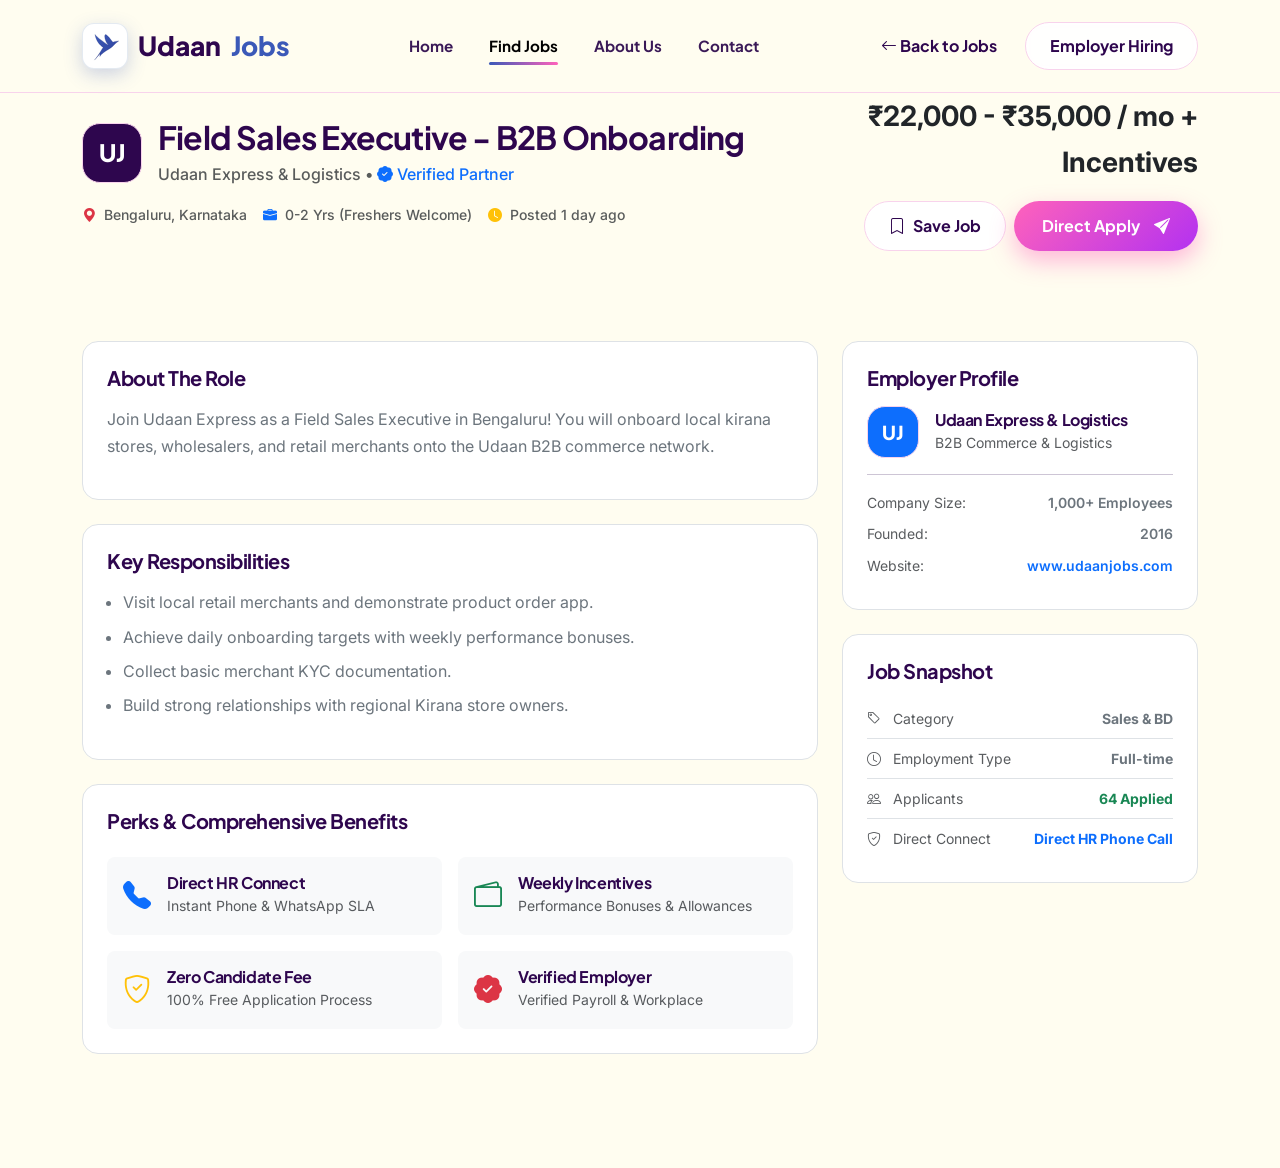
<file: job-details.html>
<!DOCTYPE html>
<html lang="en">
<head>
  <meta charset="UTF-8">
  <meta name="viewport" content="width=device-width, initial-scale=1.0">
  <meta name="description" content="Detailed job requirements, monthly salary package, company profile, and direct application form on Udaan Jobs.">
  <title>Job Opportunity Details | Udaan Jobs</title>
  
  <link rel="preconnect" href="https://fonts.googleapis.com">
  <link rel="preconnect" href="https://fonts.gstatic.com" crossorigin>
  <link href="https://fonts.googleapis.com/css2?family=Inter:wght@400;500;600;700&family=Plus+Jakarta+Sans:wght@500;600;700;800&display=swap" rel="stylesheet">
  <link href="https://cdn.jsdelivr.net/npm/bootstrap@5.3.3/dist/css/bootstrap.min.css" rel="stylesheet">
  <link href="https://cdn.jsdelivr.net/npm/bootstrap-icons@1.11.3/font/bootstrap-icons.min.css" rel="stylesheet">
  <link rel="stylesheet" href="css/style.css">
</head>
<body>

  <!-- Sticky Navbar -->
  <nav class="navbar navbar-expand-lg navbar-leap sticky-top">
    <div class="container">
      <a class="navbar-brand navbar-brand-wordmark" href="index.html">
        <div class="brand-icon"><img src="assets/img/logo.svg" alt="Udaan Jobs Logo"></div>
        Udaan<span class="accent">Jobs</span>
      </a>

      <button class="navbar-toggler border-0" type="button" data-bs-toggle="collapse" data-bs-target="#navMenu" aria-controls="navMenu" aria-expanded="false" aria-label="Toggle navigation">
        <span class="navbar-toggler-icon"></span>
      </button>

      <div class="collapse navbar-collapse" id="navMenu">
        <ul class="navbar-nav mx-auto mb-2 mb-lg-0">
          <li class="nav-item"><a class="nav-link nav-link-custom" href="index.html">Home</a></li>
          <li class="nav-item"><a class="nav-link nav-link-custom active" href="jobs.html">Find Jobs</a></li>
          <li class="nav-item"><a class="nav-link nav-link-custom" href="about.html">About Us</a></li>
          <li class="nav-item"><a class="nav-link nav-link-custom" href="contact.html">Contact</a></li>
        </ul>

        <div class="d-flex align-items-center gap-2">
          <a href="jobs.html" class="btn btn-leap-ghost">
            <i class="bi bi-arrow-left"></i> Back to Jobs
          </a>
          <a href="contact.html" class="btn btn-leap-outline">Employer Hiring</a>
        </div>
      </div>
    </div>
  </nav>

  <!-- Job Detail Banner Header -->
  <section class="job-detail-header">
    <div class="container">
      <div class="row align-items-center gy-4">
        <div class="col-lg-8">
          <div class="d-flex align-items-center gap-3 mb-3">
            <div class="company-logo-badge" id="detailLogo" style="width: 60px; height: 60px; font-size: 1.5rem; background-color: var(--ch-violet-dark); color: #ffffff;">
              UJ
            </div>
            <div>
              <h1 class="display-font fw-bold fs-2 mb-1" id="detailTitle">Field Sales Executive - B2B Onboarding</h1>
              <div class="text-muted fw-medium" id="detailCompany">Udaan Express & Logistics • <span class="text-primary"><i class="bi bi-patch-check-fill"></i> Verified Partner</span></div>
            </div>
          </div>

          <div class="d-flex flex-wrap gap-3 align-items-center text-muted small fw-medium">
            <span><i class="bi bi-geo-alt-fill text-danger me-1"></i> <span id="detailLocation">Bengaluru, Karnataka</span></span>
            <span><i class="bi bi-briefcase-fill text-primary me-1"></i> <span id="detailExperience">0-2 Yrs</span></span>
            <span><i class="bi bi-clock-fill text-warning me-1"></i> <span id="detailPostedDate">Posted 1 day ago</span></span>
          </div>
        </div>

        <div class="col-lg-4 text-lg-end">
          <div class="fs-3 fw-bold text-dark mb-3" id="detailSalary">₹22,000 - ₹35,000 / mo</div>
          <div class="d-flex justify-content-lg-end gap-2">
            <button class="btn btn-leap-outline" id="detailSaveBtn" onclick="toggleBookmark(currentJobId, this)">
              <i class="bi bi-bookmark"></i> Save Job
            </button>
            <button class="btn btn-leap-primary" data-bs-toggle="modal" data-bs-target="#applyModal">
              Direct Apply <i class="bi bi-send-fill ms-1"></i>
            </button>
          </div>
        </div>
      </div>
    </div>
  </section>

  <!-- Main Content Layout -->
  <section class="section-padding">
    <div class="container">
      <div class="row g-4">
        
        <!-- Left Main Spec -->
        <div class="col-lg-8">
          
          <!-- Role Description -->
          <div class="bg-white border rounded-4 p-4 mb-4">
            <h3 class="fw-bold fs-5 mb-3">About The Role</h3>
            <p class="text-secondary leading-relaxed" id="detailDescription">
              Join Udaan Express as a Field Sales Executive in Bengaluru! You will onboard local Kirana stores, wholesalers, and retail merchants onto the Udaan B2B commerce network with direct HR call support.
            </p>
          </div>

          <!-- Key Responsibilities -->
          <div class="bg-white border rounded-4 p-4 mb-4">
            <h3 class="fw-bold fs-5 mb-3">Key Responsibilities</h3>
            <ul class="text-secondary leading-relaxed ps-3" id="detailResponsibilities">
              <li class="mb-2">Visit local retail merchants and demonstrate product order app.</li>
              <li class="mb-2">Achieve daily onboarding targets with weekly performance bonuses.</li>
              <li class="mb-2">Collect basic merchant KYC documentation.</li>
              <li class="mb-2">Build strong relationships with regional Kirana store owners.</li>
            </ul>
          </div>

          <!-- Perks & Benefits Grid -->
          <div class="bg-white border rounded-4 p-4 mb-4">
            <h3 class="fw-bold fs-5 mb-4">Perks & Comprehensive Benefits</h3>
            <div class="row g-3">
              <div class="col-md-6">
                <div class="d-flex align-items-center gap-3 p-3 bg-light rounded-3">
                  <i class="bi bi-telephone-fill text-primary fs-3"></i>
                  <div>
                    <h6 class="fw-bold mb-0">Direct HR Connect</h6>
                    <small class="text-muted">Instant Phone & WhatsApp SLA</small>
                  </div>
                </div>
              </div>
              <div class="col-md-6">
                <div class="d-flex align-items-center gap-3 p-3 bg-light rounded-3">
                  <i class="bi bi-wallet2 text-success fs-3"></i>
                  <div>
                    <h6 class="fw-bold mb-0">Weekly Incentives</h6>
                    <small class="text-muted">Performance Bonuses & Allowances</small>
                  </div>
                </div>
              </div>
              <div class="col-md-6">
                <div class="d-flex align-items-center gap-3 p-3 bg-light rounded-3">
                  <i class="bi bi-shield-check text-warning fs-3"></i>
                  <div>
                    <h6 class="fw-bold mb-0">Zero Candidate Fee</h6>
                    <small class="text-muted">100% Free Application Process</small>
                  </div>
                </div>
              </div>
              <div class="col-md-6">
                <div class="d-flex align-items-center gap-3 p-3 bg-light rounded-3">
                  <i class="bi bi-patch-check-fill text-danger fs-3"></i>
                  <div>
                    <h6 class="fw-bold mb-0">Verified Employer</h6>
                    <small class="text-muted">Verified Payroll & Workplace</small>
                  </div>
                </div>
              </div>
            </div>
          </div>

        </div>

        <!-- Right Sidebar Cards -->
        <div class="col-lg-4">
          
          <!-- Company Summary Card -->
          <div class="bg-white border rounded-4 p-4 mb-4">
            <h4 class="fw-bold fs-5 mb-3">Employer Profile</h4>
            <div class="d-flex align-items-center gap-3 mb-3">
              <div class="company-logo-badge bg-primary text-white" id="sideLogo">UJ</div>
              <div>
                <h6 class="fw-bold mb-0" id="sideCompany">Udaan Express</h6>
                <small class="text-muted">B2B Commerce & Logistics</small>
              </div>
            </div>
            <hr>
            <div class="small text-secondary space-y-2">
              <div class="d-flex justify-content-between mb-2">
                <span class="text-muted">Company Size:</span>
                <span class="fw-semibold">1,000+ Employees</span>
              </div>
              <div class="d-flex justify-content-between mb-2">
                <span class="text-muted">Founded:</span>
                <span class="fw-semibold">2016</span>
              </div>
              <div class="d-flex justify-content-between mb-2">
                <span class="text-muted">Website:</span>
                <a href="https://www.udaanjobs.com/" target="_blank" class="fw-semibold text-primary">www.udaanjobs.com</a>
              </div>
            </div>
          </div>

          <!-- Job Quick Overview Card -->
          <div class="bg-white border rounded-4 p-4">
            <h4 class="fw-bold fs-5 mb-3">Job Snapshot</h4>
            <ul class="list-unstyled mb-0 small text-secondary">
              <li class="d-flex justify-content-between py-2 border-bottom">
                <span class="text-muted"><i class="bi bi-tag me-2"></i> Category</span>
                <strong id="sideCategory">Sales & BD</strong>
              </li>
              <li class="d-flex justify-content-between py-2 border-bottom">
                <span class="text-muted"><i class="bi bi-clock me-2"></i> Employment Type</span>
                <strong id="sideType">Full-time</strong>
              </li>
              <li class="d-flex justify-content-between py-2 border-bottom">
                <span class="text-muted"><i class="bi bi-people me-2"></i> Applicants</span>
                <strong class="text-success">64 Applied</strong>
              </li>
              <li class="d-flex justify-content-between py-2">
                <span class="text-muted"><i class="bi bi-shield-check me-2"></i> Direct Connect</span>
                <strong class="text-primary">Direct HR Phone Call</strong>
              </li>
            </ul>
          </div>

        </div>

      </div>
    </div>
  </section>

  <!-- Quick Apply Modal -->
  <div class="modal fade" id="applyModal" tabindex="-1" aria-labelledby="applyModalLabel" aria-hidden="true">
    <div class="modal-dialog modal-dialog-centered">
      <div class="modal-content rounded-4 border-0">
        <div class="modal-header border-bottom-0 pb-0">
          <h5 class="modal-title fw-bold display-font" id="applyModalLabel">Direct Application on Udaan Jobs</h5>
          <button type="button" class="btn-close" data-bs-dismiss="modal" aria-label="Close"></button>
        </div>
        <div class="modal-body p-4">
          
          <div class="alert alert-success border-0 mb-3" id="applySuccessAlert" style="display: none;">
            <i class="bi bi-check-circle-fill me-2"></i> Application submitted! Company HR will call you shortly on your mobile.
          </div>

          <form id="quickApplyForm">
            <div class="mb-3">
              <label for="applicantName" class="form-label small fw-bold">Full Name (Aapka Naam)</label>
              <input type="text" class="form-control" id="applicantName" required placeholder="e.g. Ramesh Kumar">
            </div>
            
            <div class="mb-3">
              <label for="applicantEmail" class="form-label small fw-bold">Email Address</label>
              <input type="email" class="form-control" id="applicantEmail" required placeholder="ramesh@example.com">
            </div>

            <div class="mb-3">
              <label for="applicantPhone" class="form-label small fw-bold">Mobile Number (WhatsApp Number)</label>
              <input type="tel" class="form-control" id="applicantPhone" required placeholder="+91 98765 43210">
            </div>

            <div class="mb-3">
              <label for="applicantResume" class="form-label small fw-bold">Upload Resume / Photo ID (Optional/PDF)</label>
              <input type="file" class="form-control" id="applicantResume" accept=".pdf,.doc,.docx,.jpg,.png">
            </div>

            <div class="mb-4">
              <label for="applicantNote" class="form-label small fw-bold">Preferred City & Work Experience</label>
              <textarea class="form-control" id="applicantNote" rows="2" placeholder="e.g. Bengaluru, 1 year sales experience"></textarea>
            </div>

            <button type="submit" class="btn btn-leap-primary w-100 py-3 fs-6">
              Confirm & Submit Application
            </button>
          </form>
        </div>
      </div>
    </div>
  </section>

  <!-- Footer -->
  <footer class="footer-leap">
    <div class="container text-center text-muted small">&copy; 2026 Udaan Jobs Technologies Pvt. Ltd. All rights reserved.</div>
  </footer>

  <script src="https://cdn.jsdelivr.net/npm/bootstrap@5.3.3/dist/js/bootstrap.bundle.min.js"></script>
  <script src="js/main.js"></script>

  <script>
    let currentJobId = 1;

    document.addEventListener('DOMContentLoaded', () => {
      const urlParams = new URLSearchParams(window.location.search);
      const idParam = parseInt(urlParams.get('id') || '1', 10);
      
      const job = JOBS_DATA.find(j => j.id === idParam) || JOBS_DATA[0];
      currentJobId = job.id;

      document.getElementById('detailTitle').textContent = job.title;
      document.getElementById('detailCompany').innerHTML = `${job.company} • <span class="text-primary"><i class="bi bi-patch-check-fill"></i> Verified Partner</span>`;
      document.getElementById('detailLocation').textContent = job.location;
      document.getElementById('detailExperience').textContent = job.experience;
      document.getElementById('detailPostedDate').textContent = `Posted ${job.postedDate}`;
      document.getElementById('detailSalary').textContent = job.salary;
      document.getElementById('detailDescription').textContent = job.description;

      const logoEl = document.getElementById('detailLogo');
      logoEl.textContent = job.logoText;
      logoEl.style.backgroundColor = job.logoBg;

      const sideLogo = document.getElementById('sideLogo');
      sideLogo.textContent = job.logoText;
      sideLogo.style.backgroundColor = job.logoBg;

      document.getElementById('sideCompany').textContent = job.company;
      document.getElementById('sideCategory').textContent = job.category;
      document.getElementById('sideType').textContent = job.type;

      if (job.responsibilities) {
        document.getElementById('detailResponsibilities').innerHTML = job.responsibilities
          .map(r => `<li class="mb-2">${r}</li>`).join('');
      }

      const bookmarks = JSON.parse(localStorage.getItem('udaanjobs_bookmarks') || '[]');
      const saveBtn = document.getElementById('detailSaveBtn');
      if (bookmarks.includes(String(job.id))) {
        saveBtn.classList.add('active');
        saveBtn.innerHTML = '<i class="bi bi-bookmark-fill text-danger"></i> Saved';
      }
    });
  </script>
</body>
</html>
</file>
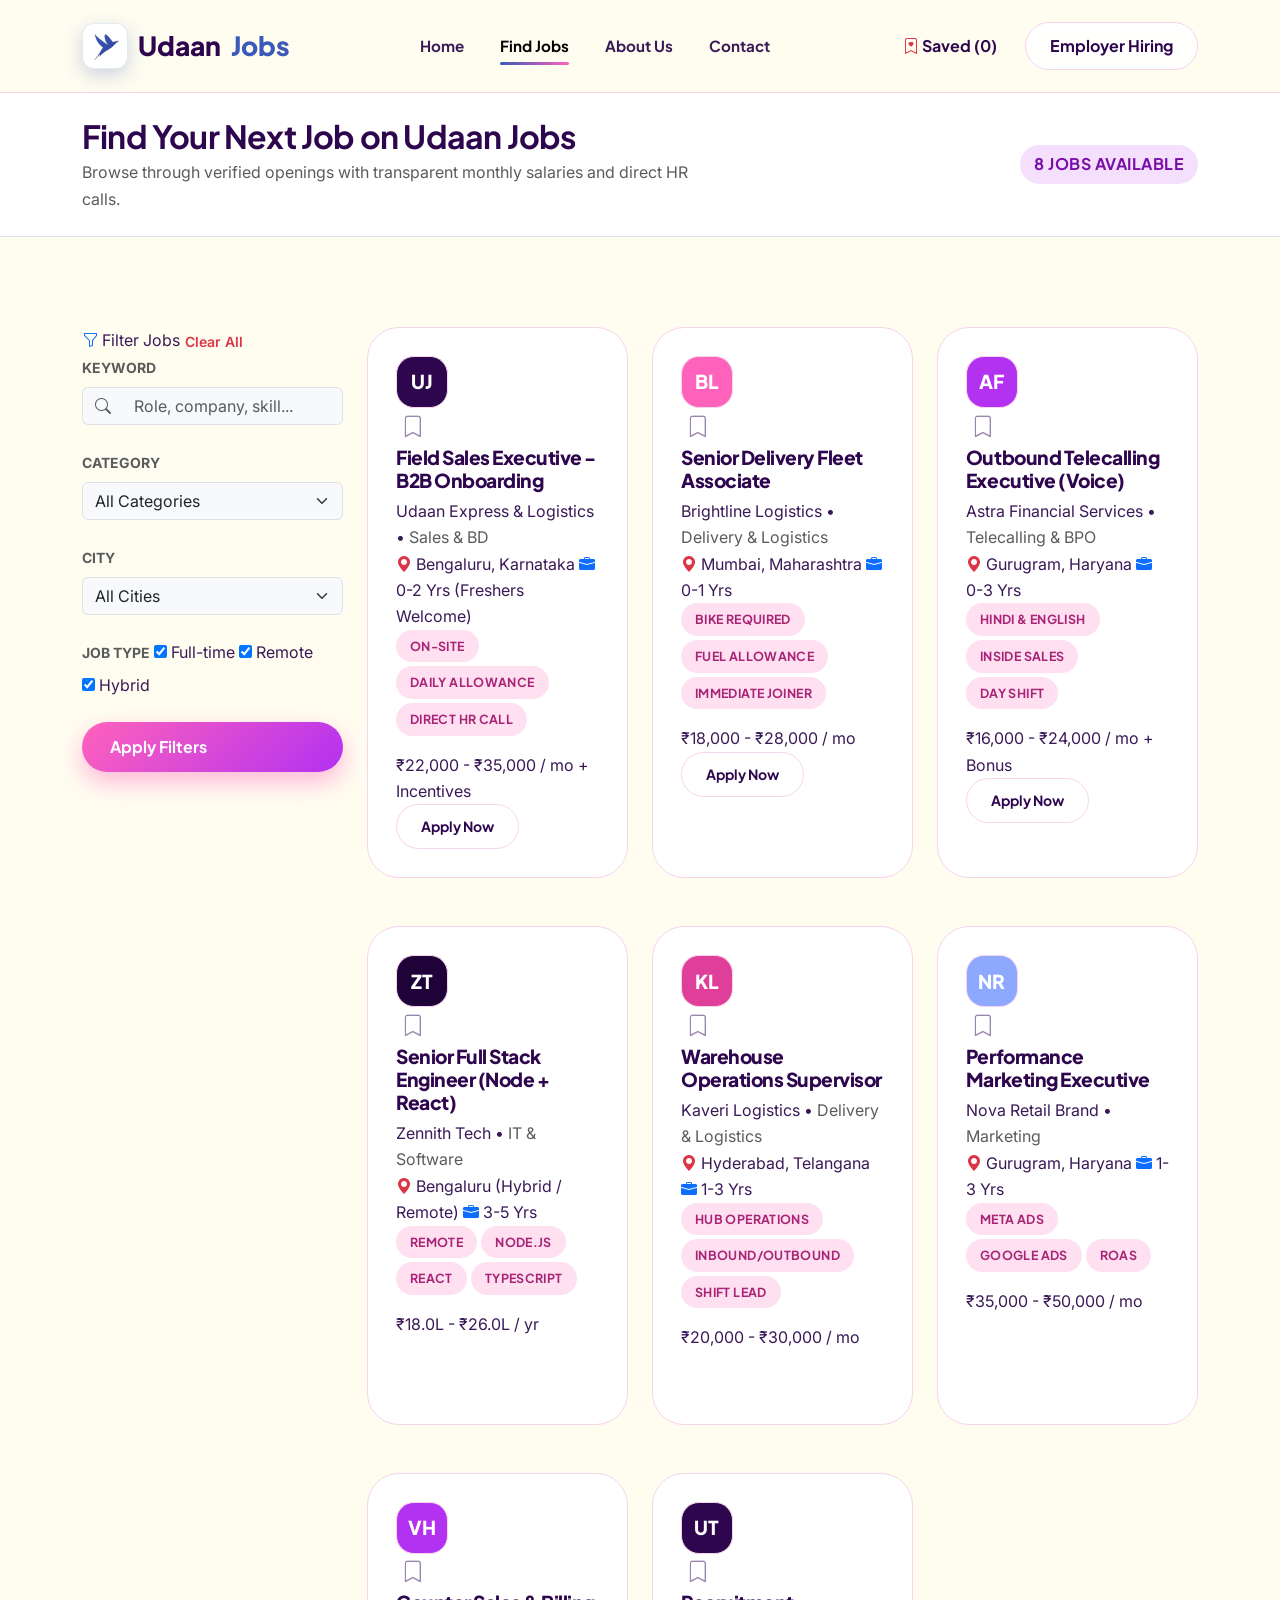
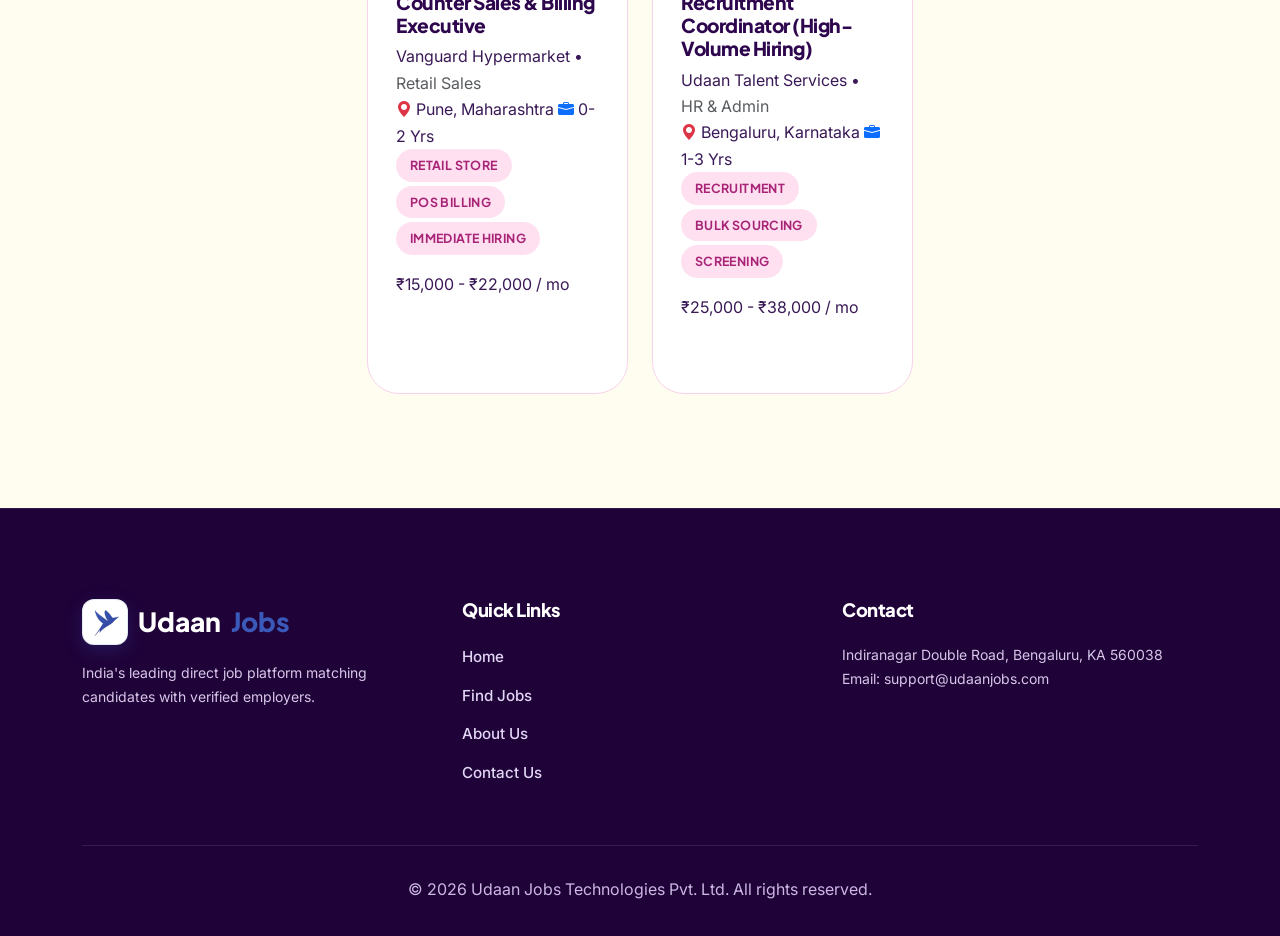
<file: jobs.html>
<!DOCTYPE html>
<html lang="en">
<head>
  <meta charset="UTF-8">
  <meta name="viewport" content="width=device-width, initial-scale=1.0">
  <meta name="description" content="Search verified jobs across Delivery, Field Sales, Telecalling, Operations and Tech in India on Udaan Jobs. Filter by salary, location, and experience.">
  <title>Explore Verified Jobs | Udaan Jobs</title>
  
  <!-- Fonts & Bootstrap 5 -->
  <link rel="preconnect" href="https://fonts.googleapis.com">
  <link rel="preconnect" href="https://fonts.gstatic.com" crossorigin>
  <link href="https://fonts.googleapis.com/css2?family=Inter:wght@400;500;600;700&family=Plus+Jakarta+Sans:wght@500;600;700;800&display=swap" rel="stylesheet">
  <link href="https://cdn.jsdelivr.net/npm/bootstrap@5.3.3/dist/css/bootstrap.min.css" rel="stylesheet">
  <link href="https://cdn.jsdelivr.net/npm/bootstrap-icons@1.11.3/font/bootstrap-icons.min.css" rel="stylesheet">
  <link rel="stylesheet" href="css/style.css">
</head>
<body>

  <!-- Sticky Navbar -->
  <nav class="navbar navbar-expand-lg navbar-leap sticky-top">
    <div class="container">
      <a class="navbar-brand navbar-brand-wordmark" href="index.html">
        <div class="brand-icon"><img src="assets/img/logo.svg" alt="Udaan Jobs Logo"></div>
        Udaan<span class="accent">Jobs</span>
      </a>

      <button class="navbar-toggler border-0" type="button" data-bs-toggle="collapse" data-bs-target="#navMenu" aria-controls="navMenu" aria-expanded="false" aria-label="Toggle navigation">
        <span class="navbar-toggler-icon"></span>
      </button>

      <div class="collapse navbar-collapse" id="navMenu">
        <ul class="navbar-nav mx-auto mb-2 mb-lg-0">
          <li class="nav-item"><a class="nav-link nav-link-custom" href="index.html">Home</a></li>
          <li class="nav-item"><a class="nav-link nav-link-custom active" href="jobs.html">Find Jobs</a></li>
          <li class="nav-item"><a class="nav-link nav-link-custom" href="about.html">About Us</a></li>
          <li class="nav-item"><a class="nav-link nav-link-custom" href="contact.html">Contact</a></li>
        </ul>

        <div class="d-flex align-items-center gap-2">
          <a href="#" class="btn btn-leap-ghost" id="showBookmarksOnlyBtn">
            <i class="bi bi-bookmark-heart text-danger"></i> Saved (<span id="savedJobsCount">0</span>)
          </a>
          <a href="contact.html" class="btn btn-leap-outline">Employer Hiring</a>
        </div>
      </div>
    </div>
  </nav>

  <!-- Page Header -->
  <section class="bg-white border-bottom py-4">
    <div class="container">
      <div class="row align-items-center">
        <div class="col-md-7">
          <h1 class="display-font fw-bold fs-2 mb-1">Find Your Next Job on Udaan Jobs</h1>
          <p class="text-muted mb-0">Browse through verified openings with transparent monthly salaries and direct HR calls.</p>
        </div>
        <div class="col-md-5 text-md-end mt-3 mt-md-0">
          <span class="badge-leap badge-leap-teal fs-6" id="resultsCountBadge">Loading jobs...</span>
        </div>
      </div>
    </div>
  </section>

  <!-- Jobs Content Section (Sidebar Filter + Jobs Grid) -->
  <section class="section-padding">
    <div class="container">
      <div class="row g-4">
        
        <!-- Left Filter Panel -->
        <div class="col-lg-3">
          <div class="filter-card">
            <div class="filter-title">
              <span><i class="bi bi-funnel text-primary"></i> Filter Jobs</span>
              <button class="btn btn-sm btn-link text-danger p-0 text-decoration-none fw-semibold" id="clearFiltersBtn">Clear All</button>
            </div>

            <!-- Keyword Search -->
            <div class="mb-4">
              <label for="filterKeyword" class="form-label small fw-bold text-uppercase text-muted">Keyword</label>
              <div class="input-group">
                <span class="input-group-text bg-light border-end-0"><i class="bi bi-search text-muted"></i></span>
                <input type="text" id="filterKeyword" class="form-control bg-light border-start-0" placeholder="Role, company, skill...">
              </div>
            </div>

            <!-- Category Select -->
            <div class="mb-4">
              <label for="filterCategory" class="form-label small fw-bold text-uppercase text-muted">Category</label>
              <select id="filterCategory" class="form-select bg-light">
                <option value="ALL">All Categories</option>
                <option value="Delivery & Logistics">Delivery & Logistics</option>
                <option value="Sales & BD">Field Sales & BD</option>
                <option value="Telecalling & BPO">Telecalling & Support</option>
                <option value="IT & Software">IT & Software</option>
                <option value="Retail Sales">Retail Store & Billing</option>
                <option value="Marketing">Marketing</option>
                <option value="Finance & Accounts">Finance & Accounts</option>
                <option value="HR & Admin">HR & Admin</option>
              </select>
            </div>

            <!-- Location Select -->
            <div class="mb-4">
              <label for="filterLocation" class="form-label small fw-bold text-uppercase text-muted">City</label>
              <select id="filterLocation" class="form-select bg-light">
                <option value="ALL">All Cities</option>
                <option value="Bengaluru">Bengaluru</option>
                <option value="Mumbai">Mumbai</option>
                <option value="Gurugram">Gurugram / NCR</option>
                <option value="Hyderabad">Hyderabad</option>
                <option value="Pune">Pune</option>
                <option value="Remote">Remote</option>
              </select>
            </div>

            <!-- Job Type Checkboxes -->
            <div class="mb-4">
              <label class="form-label small fw-bold text-uppercase text-muted">Job Type</label>
              
              <label class="form-check-custom">
                <input type="checkbox" class="job-type-checkbox" value="Full-time" checked>
                <span>Full-time</span>
              </label>

              <label class="form-check-custom">
                <input type="checkbox" class="job-type-checkbox" value="Remote" checked>
                <span>Remote</span>
              </label>

              <label class="form-check-custom">
                <input type="checkbox" class="job-type-checkbox" value="Hybrid" checked>
                <span>Hybrid</span>
              </label>
            </div>

            <button class="btn btn-leap-primary w-100" id="applyFiltersBtn">
              Apply Filters
            </button>
          </div>
        </div>

        <!-- Right Job Cards Feed Grid -->
        <div class="col-lg-9">
          <div class="row g-4" id="jobsFeedGrid">
            <!-- Dynamically populated via JS -->
          </div>

          <!-- Empty State (Hidden by default) -->
          <div id="emptyState" class="empty-state-card" style="display: none;">
            <i class="bi bi-search text-muted display-4 mb-3 d-block"></i>
            <h4 class="fw-bold mb-2">No Matching Jobs Found</h4>
            <p class="text-muted mb-4">We couldn't find any job openings matching your active filter criteria.</p>
            <button class="btn btn-leap-primary" id="resetEmptyStateBtn">Reset Filters</button>
          </div>
        </div>

      </div>
    </div>
  </section>

  <!-- Footer -->
  <footer class="footer-leap">
    <div class="container">
      <div class="row g-4">
        <div class="col-lg-4 col-md-6">
          <a class="navbar-brand navbar-brand-wordmark text-white mb-3" href="index.html">
            <div class="brand-icon"><img src="assets/img/logo.svg" alt="Udaan Jobs Logo"></div>
            Udaan<span class="accent">Jobs</span>
          </a>
          <p class="small mb-4">India's leading direct job platform matching candidates with verified employers.</p>
        </div>
        <div class="col-lg-4 col-md-6">
          <h5>Quick Links</h5>
          <ul class="footer-links">
            <li><a href="index.html">Home</a></li>
            <li><a href="jobs.html">Find Jobs</a></li>
            <li><a href="about.html">About Us</a></li>
            <li><a href="contact.html">Contact Us</a></li>
          </ul>
        </div>
        <div class="col-lg-4 col-md-6">
          <h5>Contact</h5>
          <p class="small">Indiranagar Double Road, Bengaluru, KA 560038<br>Email: support@udaanjobs.com</p>
        </div>
      </div>
      <div class="footer-bottom text-center mt-5">&copy; 2026 Udaan Jobs Technologies Pvt. Ltd. All rights reserved.</div>
    </div>
  </footer>

  <script src="https://cdn.jsdelivr.net/npm/bootstrap@5.3.3/dist/js/bootstrap.bundle.min.js"></script>
  <script src="js/main.js"></script>

  <script>
    document.addEventListener('DOMContentLoaded', () => {
      const feedGrid = document.getElementById('jobsFeedGrid');
      const emptyState = document.getElementById('emptyState');
      const countBadge = document.getElementById('resultsCountBadge');
      
      const keywordInput = document.getElementById('filterKeyword');
      const categorySelect = document.getElementById('filterCategory');
      const locationSelect = document.getElementById('filterLocation');
      const typeCheckboxes = document.querySelectorAll('.job-type-checkbox');
      const clearBtn = document.getElementById('clearFiltersBtn');
      const applyBtn = document.getElementById('applyFiltersBtn');
      const resetEmptyBtn = document.getElementById('resetEmptyStateBtn');
      const bookmarksOnlyBtn = document.getElementById('showBookmarksOnlyBtn');

      let showingSavedOnly = false;

      const urlParams = new URLSearchParams(window.location.search);
      const searchParam = urlParams.get('search');
      const categoryParam = urlParams.get('category');
      const locationParam = urlParams.get('location');

      if (searchParam) keywordInput.value = searchParam;
      if (categoryParam) categorySelect.value = categoryParam;
      if (locationParam) locationSelect.value = locationParam;

      function filterAndRenderJobs() {
        const keyword = keywordInput.value.toLowerCase().trim();
        const category = categorySelect.value;
        const location = locationSelect.value;
        const selectedTypes = Array.from(typeCheckboxes).filter(cb => cb.checked).map(cb => cb.value);
        const bookmarks = JSON.parse(localStorage.getItem('udaanjobs_bookmarks') || '[]');

        const filtered = JOBS_DATA.filter(job => {
          if (showingSavedOnly && !bookmarks.includes(String(job.id))) return false;

          if (keyword && !(
            job.title.toLowerCase().includes(keyword) || 
            job.company.toLowerCase().includes(keyword) || 
            job.description.toLowerCase().includes(keyword) ||
            job.tags.some(t => t.toLowerCase().includes(keyword))
          )) return false;

          if (category !== 'ALL' && job.category !== category) return false;

          if (location !== 'ALL' && !job.location.toLowerCase().includes(location.toLowerCase())) return false;

          if (selectedTypes.length > 0 && !selectedTypes.includes(job.type)) return false;

          return true;
        });

        countBadge.textContent = `${filtered.length} Jobs Available`;

        if (filtered.length === 0) {
          feedGrid.style.display = 'none';
          emptyState.style.display = 'block';
        } else {
          feedGrid.style.display = 'flex';
          emptyState.style.display = 'none';
          feedGrid.innerHTML = filtered.map(renderJobCardHTML).join('');
        }
      }

      keywordInput.addEventListener('input', filterAndRenderJobs);
      categorySelect.addEventListener('change', filterAndRenderJobs);
      locationSelect.addEventListener('change', filterAndRenderJobs);
      typeCheckboxes.forEach(cb => cb.addEventListener('change', filterAndRenderJobs));
      if (applyBtn) applyBtn.addEventListener('click', filterAndRenderJobs);

      if (clearBtn) {
        clearBtn.addEventListener('click', () => {
          keywordInput.value = '';
          categorySelect.value = 'ALL';
          locationSelect.value = 'ALL';
          typeCheckboxes.forEach(cb => cb.checked = true);
          showingSavedOnly = false;
          filterAndRenderJobs();
        });
      }

      if (resetEmptyBtn) {
        resetEmptyBtn.addEventListener('click', () => {
          if (clearBtn) clearBtn.click();
        });
      }

      if (bookmarksOnlyBtn) {
        bookmarksOnlyBtn.addEventListener('click', (e) => {
          e.preventDefault();
          showingSavedOnly = !showingSavedOnly;
          bookmarksOnlyBtn.classList.toggle('active', showingSavedOnly);
          filterAndRenderJobs();
        });
      }

      filterAndRenderJobs();
    });
  </script>
</body>
</html>
</file>
<file: css/style.css>
/* ==========================================================================
   CareerLeap / Udaan Jobs - Master Custom Stylesheet
   ========================================================================== */

:root {
  /* Color Hunt Palette Definition */
  --ch-lemon: #FBF5A7;           /* Soft Sunshine Lemon Yellow */
  --ch-pink: #FF97D0;            /* Soft Bubblegum Pink */
  --ch-magenta: #FF62BB;         /* Vibrant Magenta Rose */
  --ch-magenta-dark: #E03E9B;    /* Deep Magenta Hover */
  --ch-violet: #B331F1;          /* Electric Violet Purple */
  --ch-violet-dark: #2E064E;     /* Rich Deep Violet Midnight Contrast */
  --ch-violet-medium: #4A0B75;
  --ch-bird-blue: #3B59B8;       /* Hummingbird Logo Primary Blue */

  /* Theme Mapping */
  --primary-navy: var(--ch-violet-dark);
  --primary-navy-dark: #1F0238;
  --primary-navy-light: var(--ch-violet-medium);
  
  --accent-coral: var(--ch-magenta);
  --accent-coral-hover: var(--ch-magenta-dark);
  --accent-coral-subtle: rgba(255, 98, 187, 0.18);

  --accent-teal: var(--ch-violet);
  --accent-teal-subtle: rgba(179, 49, 241, 0.15);

  --accent-amber: #EAA800;
  --accent-amber-subtle: rgba(251, 245, 167, 0.35);

  /* Backgrounds */
  --bg-page: #FFFDF0;            /* Soft Cream Lemon Page Background */
  --bg-card: #FFFFFF;
  --bg-subtle: #FFF7FB;
  --bg-dark-band: var(--ch-violet-dark);

  /* Typography Colors */
  --text-main: var(--ch-violet-dark);
  --text-body: #3A1957;
  --text-muted: #685280;
  --text-light: #9986B0;

  /* Fonts */
  --font-heading: 'Plus Jakarta Sans', -apple-system, BlinkMacSystemFont, sans-serif;
  --font-body: 'Inter', -apple-system, BlinkMacSystemFont, sans-serif;

  /* Borders & Radius */
  --border-color: #F8D3EC;
  --border-color-hover: #FF62BB;
  --radius-xs: 8px;
  --radius-sm: 12px;
  --radius-md: 18px;
  --radius-lg: 24px;
  --radius-xl: 32px;
  --radius-pill: 9999px;

  /* Shadows */
  --shadow-sm: 0 4px 12px rgba(46, 6, 78, 0.04);
  --shadow-md: 0 10px 30px rgba(46, 6, 78, 0.08);
  --shadow-lg: 0 20px 45px rgba(46, 6, 78, 0.12);
  --shadow-glow: 0 12px 36px rgba(255, 98, 187, 0.45);
  --shadow-dark: 0 24px 60px rgba(31, 2, 56, 0.4);

  /* Transitions */
  --transition-fast: 0.2s cubic-bezier(0.16, 1, 0.3, 1);
  --transition-normal: 0.35s cubic-bezier(0.16, 1, 0.3, 1);
  --transition-slow: 0.6s cubic-bezier(0.16, 1, 0.3, 1);
}

/* --------------------------------------------------------------------------
   2. GLOBAL RESETS & GRADIENT TYPOGRAPHY
   -------------------------------------------------------------------------- */
*, *::before, *::after {
  box-sizing: border-box;
}

body {
  font-family: var(--font-body);
  color: var(--text-body);
  background-color: var(--bg-page);
  line-height: 1.65;
  overflow-x: hidden;
  -webkit-font-smoothing: antialiased;
}

h1, h2, h3, h4, h5, h6, .display-font {
  font-family: var(--font-heading);
  color: var(--text-main);
  font-weight: 800;
  letter-spacing: -0.025em;
}

.text-gradient-coral {
  background: linear-gradient(135deg, #FF62BB 0%, #B331F1 100%);
  -webkit-background-clip: text;
  -webkit-text-fill-color: transparent;
}

.text-gradient-teal {
  background: linear-gradient(135deg, #B331F1 0%, #FF97D0 100%);
  -webkit-background-clip: text;
  -webkit-text-fill-color: transparent;
}

a {
  color: var(--ch-violet-dark);
  text-decoration: none;
  transition: color var(--transition-fast);
}

a:hover {
  color: var(--ch-magenta);
}

.section-padding { padding: 90px 0; }
.section-padding-lg { padding: 110px 0; }
.section-padding-sm { padding: 50px 0; }

/* --------------------------------------------------------------------------
   3. BUTTONS & SHIMMER EFFECTS
   -------------------------------------------------------------------------- */
.btn-leap-primary {
  background: linear-gradient(135deg, var(--ch-magenta) 0%, var(--ch-violet) 100%);
  color: #ffffff;
  font-family: var(--font-heading);
  font-weight: 700;
  padding: 13px 28px;
  border-radius: var(--radius-pill);
  border: none;
  display: inline-flex;
  align-items: center;
  gap: 10px;
  box-shadow: 0 10px 25px rgba(255, 98, 187, 0.45);
  position: relative;
  overflow: hidden;
  transition: all var(--transition-normal);
}

.btn-leap-primary::after {
  content: '';
  position: absolute;
  top: -50%; left: -50%;
  width: 200%; height: 200%;
  background: linear-gradient(60deg, transparent 30%, rgba(255,255,255,0.3) 50%, transparent 70%);
  transform: rotate(30deg) translateX(-100%);
  transition: transform 0.8s ease;
}

.btn-leap-primary:hover::after {
  transform: rotate(30deg) translateX(100%);
}

.btn-leap-primary:hover, .btn-leap-primary:focus {
  transform: translateY(-3px) scale(1.02);
  box-shadow: 0 16px 36px rgba(255, 98, 187, 0.6);
  color: #ffffff;
}

.btn-leap-secondary {
  background: linear-gradient(135deg, var(--ch-violet-dark) 0%, #1F0238 100%);
  color: #ffffff;
  font-family: var(--font-heading);
  font-weight: 700;
  padding: 13px 28px;
  border-radius: var(--radius-pill);
  border: none;
  display: inline-flex;
  align-items: center;
  gap: 10px;
  box-shadow: 0 10px 25px rgba(46, 6, 78, 0.4);
  transition: all var(--transition-normal);
}
.btn-leap-secondary:hover {
  background: #1F0238;
  color: #ffffff;
  transform: translateY(-3px);
  box-shadow: 0 16px 36px rgba(46, 6, 78, 0.55);
}

.btn-leap-outline {
  background: rgba(255, 255, 255, 0.95);
  backdrop-filter: blur(10px);
  color: var(--ch-violet-dark);
  border: 1.5px solid var(--border-color);
  font-family: var(--font-heading);
  font-weight: 700;
  padding: 11px 24px;
  border-radius: var(--radius-pill);
  display: inline-flex;
  align-items: center;
  gap: 8px;
  transition: all var(--transition-normal);
}
.btn-leap-outline:hover {
  border-color: var(--ch-violet-dark);
  background-color: var(--ch-violet-dark);
  color: #ffffff;
  transform: translateY(-2px);
  box-shadow: var(--shadow-md);
}

.btn-leap-ghost {
  background: transparent;
  color: var(--ch-violet-dark);
  font-family: var(--font-heading);
  font-weight: 700;
  padding: 10px 20px;
  border-radius: var(--radius-pill);
  border: none;
  transition: all var(--transition-fast);
}
.btn-leap-ghost:hover {
  background-color: var(--ch-lemon);
  color: var(--ch-violet-dark);
}

/* Badges */
.badge-leap {
  font-size: 0.78rem;
  font-weight: 700;
  font-family: var(--font-heading);
  padding: 6px 14px;
  border-radius: var(--radius-pill);
  display: inline-flex;
  align-items: center;
  gap: 6px;
  letter-spacing: 0.03em;
  text-transform: uppercase;
}
.badge-leap-coral { background: var(--accent-coral-subtle); color: var(--ch-magenta-dark); }
.badge-leap-teal { background: var(--accent-teal-subtle); color: #7A0FA8; }
.badge-leap-blue { background: rgba(255, 151, 208, 0.3); color: #A82476; }
.badge-leap-amber { background: var(--ch-lemon); color: #6E5316; border: 1px solid #E3D966; }

/* --------------------------------------------------------------------------
   4. ANNOUNCEMENT & BRANDING HUMMINGBIRD LOGO
   -------------------------------------------------------------------------- */
#announcementBar {
  background: linear-gradient(90deg, #1F0238 0%, #2E064E 50%, #1F0238 100%);
  color: #ffffff;
  font-size: 0.875rem;
  padding: 9px 16px;
  font-weight: 600;
  border-bottom: 1px solid rgba(255,255,255,0.08);
}
#announcementBar a {
  color: var(--ch-lemon);
  text-decoration: underline;
  margin-left: 6px;
}

.navbar-leap {
  background: rgba(255, 253, 240, 0.85);
  backdrop-filter: blur(20px);
  -webkit-backdrop-filter: blur(20px);
  border-bottom: 1px solid var(--border-color);
  padding: 18px 0;
  transition: all var(--transition-normal);
  z-index: 1050;
}
.navbar-leap.scrolled {
  background: rgba(255, 255, 255, 0.95);
  padding: 12px 0;
  box-shadow: 0 10px 30px rgba(46, 6, 78, 0.06);
  border-bottom-color: var(--border-color);
}

.navbar-brand-wordmark {
  font-family: var(--font-heading);
  font-weight: 800;
  font-size: 1.65rem;
  color: var(--ch-violet-dark);
  display: flex;
  align-items: center;
  gap: 10px;
}
.navbar-brand-wordmark .brand-icon {
  width: 46px;
  height: 46px;
  background: #ffffff;
  border-radius: 12px;
  display: flex;
  align-items: center;
  justify-content: center;
  padding: 6px;
  box-shadow: 0 6px 18px rgba(59, 89, 184, 0.25);
  border: 1.5px solid rgba(226, 232, 240, 0.9);
  transition: transform var(--transition-fast);
}
.navbar-brand-wordmark .brand-icon img {
  width: 100%;
  height: 100%;
  object-fit: contain;
}
.navbar-brand-wordmark:hover .brand-icon {
  transform: translateY(-2px) scale(1.06);
}
.navbar-brand-wordmark span.accent { color: var(--ch-bird-blue); }

.nav-link-custom {
  font-family: var(--font-heading);
  font-weight: 700;
  font-size: 0.95rem;
  color: var(--text-body);
  padding: 8px 18px !important;
  position: relative;
  transition: color var(--transition-fast);
}
.nav-link-custom::after {
  content: '';
  position: absolute;
  bottom: 2px;
  left: 18px;
  right: 18px;
  height: 3px;
  background: linear-gradient(90deg, var(--ch-bird-blue), var(--ch-magenta));
  border-radius: 3px;
  transform: scaleX(0);
  transition: transform var(--transition-fast);
}
.nav-link-custom:hover, .nav-link-custom.active { color: var(--ch-bird-blue); }
.nav-link-custom:hover::after, .nav-link-custom.active::after { transform: scaleX(1); }

/* --------------------------------------------------------------------------
   5. HERO SECTION
   -------------------------------------------------------------------------- */
.hero-section {
  position: relative;
  padding: 80px 0 110px;
  background: radial-gradient(circle at 12% 18%, rgba(59, 89, 184, 0.12) 0%, transparent 45%),
              radial-gradient(circle at 85% 55%, rgba(255, 151, 208, 0.3) 0%, transparent 45%),
              var(--bg-page);
  overflow: hidden;
}

.hero-tag {
  display: inline-flex;
  align-items: center;
  gap: 10px;
  padding: 8px 20px;
  background: rgba(255, 255, 255, 0.95);
  border: 1px solid var(--border-color);
  border-radius: var(--radius-pill);
  font-size: 0.88rem;
  font-weight: 700;
  color: var(--ch-violet-dark);
  box-shadow: var(--shadow-sm);
  margin-bottom: 24px;
}
.hero-tag .pulse-dot {
  width: 9px;
  height: 9px;
  background-color: var(--ch-bird-blue);
  border-radius: 50%;
  box-shadow: 0 0 0 0 rgba(59, 89, 184, 0.5);
  animation: pulse-ring 2s infinite;
}

.hero-title {
  font-size: 3.8rem;
  font-weight: 800;
  line-height: 1.12;
  color: var(--text-main);
  margin-bottom: 24px;
}
@media (max-width: 991px) {
  .hero-title { font-size: 2.6rem; }
}

.hero-subtitle {
  font-size: 1.2rem;
  color: var(--text-muted);
  max-width: 560px;
  margin-bottom: 40px;
  line-height: 1.7;
}

/* Floating Glass Search Box */
.hero-search-box {
  background: rgba(255, 255, 255, 0.96);
  backdrop-filter: blur(20px);
  padding: 14px;
  border-radius: var(--radius-xl);
  box-shadow: 0 20px 50px rgba(46, 6, 78, 0.08);
  border: 1.5px solid #FFFFFF;
  margin-bottom: 36px;
  transition: all var(--transition-normal);
}
.hero-search-box:focus-within {
  box-shadow: 0 24px 60px rgba(59, 89, 184, 0.35);
  border-color: var(--ch-bird-blue);
}

.hero-search-input-group {
  display: flex;
  align-items: center;
  gap: 12px;
}
.hero-search-field {
  flex: 1;
  display: flex;
  align-items: center;
  gap: 12px;
  padding: 10px 18px;
  border-right: 1px solid var(--border-color);
}
.hero-search-field:last-of-type { border-right: none; }
.hero-search-field i {
  font-size: 1.3rem;
  color: var(--ch-bird-blue);
}
.hero-search-field input, .hero-search-field select {
  border: none;
  outline: none;
  background: transparent;
  width: 100%;
  font-family: var(--font-body);
  font-size: 1rem;
  font-weight: 500;
  color: var(--text-main);
}

@media (max-width: 767px) {
  .hero-search-input-group { flex-direction: column; gap: 10px; }
  .hero-search-field { border-right: none; border-bottom: 1px solid var(--border-color); width: 100%; }
  .hero-search-field:last-of-type { border-bottom: none; }
  .hero-search-box button { width: 100%; }
}

/* Hero Visual Graphic & Floating Cards */
.hero-visual-wrapper {
  position: relative;
  display: flex;
  justify-content: center;
  align-items: center;
}
.hero-svg-blob {
  position: absolute;
  width: 120%;
  height: 120%;
  z-index: 1;
  opacity: 0.95;
  filter: drop-shadow(0 20px 30px rgba(59, 89, 184, 0.3));
}
.hero-main-card {
  position: relative;
  z-index: 2;
  background: #FFFFFF;
  border-radius: var(--radius-xl);
  border: 1.5px solid var(--border-color);
  box-shadow: 0 25px 60px rgba(46, 6, 78, 0.1);
  padding: 28px;
  width: 100%;
  max-width: 450px;
  transition: transform var(--transition-normal);
}
.hero-main-card:hover {
  transform: translateY(-4px) scale(1.01);
}

.floating-badge {
  position: absolute;
  z-index: 3;
  background: rgba(255, 255, 255, 0.98);
  backdrop-filter: blur(16px);
  padding: 14px 20px;
  border-radius: var(--radius-md);
  box-shadow: 0 16px 36px rgba(46, 6, 78, 0.1);
  border: 1px solid var(--border-color);
  display: flex;
  align-items: center;
  gap: 14px;
  animation: float-slow 4.5s ease-in-out infinite alternate;
}
.floating-badge-1 { top: 8%; left: -25px; transform: rotate(-3deg); }
.floating-badge-2 { bottom: 6%; right: -20px; transform: rotate(4deg); animation-delay: -2.2s; }

@keyframes float-slow {
  0% { transform: translateY(0px) rotate(0deg); }
  100% { transform: translateY(-14px) rotate(2deg); }
}

/* --------------------------------------------------------------------------
   6. LOGO STRIP & DEEP VIOLET STATS BAND
   -------------------------------------------------------------------------- */
.logo-strip {
  background-color: #ffffff;
  border-top: 1px solid var(--border-color);
  border-bottom: 1px solid var(--border-color);
  padding: 34px 0;
}
.logo-strip-item {
  display: flex;
  align-items: center;
  justify-content: center;
  font-family: var(--font-heading);
  font-weight: 800;
  font-size: 1.3rem;
  color: var(--text-body);
  filter: grayscale(80%);
  opacity: 0.6;
  transition: all var(--transition-fast);
}
.logo-strip-item:hover {
  filter: grayscale(0%);
  opacity: 1;
  color: var(--ch-bird-blue);
  transform: translateY(-2px);
}

/* Dark Stats Band in Deep Violet #2E064E */
.dark-stats-band {
  background: linear-gradient(145deg, #2E064E 0%, #1F0238 100%);
  color: #ffffff;
  position: relative;
  overflow: hidden;
  border-top: 1px solid rgba(255,255,255,0.06);
  border-bottom: 1px solid rgba(255,255,255,0.06);
}
.dark-stats-band::before {
  content: '';
  position: absolute;
  top: 0; left: 0; right: 0; bottom: 0;
  background: radial-gradient(circle at 30% 50%, rgba(59, 89, 184, 0.3) 0%, transparent 50%),
              radial-gradient(circle at 70% 50%, rgba(255, 98, 187, 0.2) 0%, transparent 50%);
  pointer-events: none;
}
.stat-item { text-align: center; padding: 24px; }
.stat-number {
  font-family: var(--font-heading);
  font-size: 3.4rem;
  font-weight: 800;
  color: #ffffff;
  line-height: 1;
  margin-bottom: 10px;
  text-shadow: 0 0 25px rgba(59, 89, 184, 0.45);
}
.stat-label {
  color: #E3D1F5;
  font-size: 1rem;
  font-weight: 600;
}

/* --------------------------------------------------------------------------
   7. STEP CARDS & FEATURED CATEGORIES
   -------------------------------------------------------------------------- */
.step-card {
  background: #ffffff;
  border-radius: var(--radius-xl);
  padding: 36px 28px;
  border: 1px solid var(--border-color);
  position: relative;
  transition: all var(--transition-normal);
  height: 100%;
}
.step-card:hover {
  transform: translateY(-8px);
  box-shadow: 0 20px 45px rgba(46, 6, 78, 0.08);
  border-color: var(--ch-bird-blue);
}
.step-number {
  width: 56px;
  height: 56px;
  border-radius: var(--radius-md);
  background: rgba(59, 89, 184, 0.12);
  color: var(--ch-bird-blue);
  font-family: var(--font-heading);
  font-weight: 800;
  font-size: 1.35rem;
  display: flex;
  align-items: center;
  justify-content: center;
  margin-bottom: 24px;
}

/* Category Cards */
.category-card {
  background: #ffffff;
  border: 1px solid var(--border-color);
  border-radius: var(--radius-lg);
  padding: 26px;
  display: flex;
  align-items: center;
  gap: 18px;
  transition: all var(--transition-fast);
  cursor: pointer;
}
.category-card:hover {
  border-color: var(--ch-bird-blue);
  box-shadow: 0 12px 30px rgba(46, 6, 78, 0.06);
  transform: translateY(-4px);
}
.category-icon {
  width: 56px;
  height: 56px;
  border-radius: var(--radius-md);
  background: var(--bg-subtle);
  color: var(--ch-bird-blue);
  display: flex;
  align-items: center;
  justify-content: center;
  font-size: 1.6rem;
  transition: all var(--transition-fast);
}
.category-card:hover .category-icon {
  background: var(--ch-bird-blue);
  color: #ffffff;
  transform: scale(1.05);
}

/* --------------------------------------------------------------------------
   8. ENHANCED JOB CARDS
   -------------------------------------------------------------------------- */
.job-card {
  background: #ffffff;
  border: 1px solid var(--border-color);
  border-radius: var(--radius-xl);
  padding: 28px;
  position: relative;
  transition: all var(--transition-normal);
  display: flex;
  flex-direction: column;
  height: 100%;
}
.job-card::before {
  content: '';
  position: absolute;
  top: 0; left: 0; right: 0;
  height: 4px;
  background: linear-gradient(90deg, var(--ch-bird-blue), var(--ch-magenta));
  border-radius: var(--radius-xl) var(--radius-xl) 0 0;
  opacity: 0;
  transition: opacity var(--transition-fast);
}
.job-card:hover::before { opacity: 1; }

.job-card:hover {
  box-shadow: 0 20px 45px rgba(46, 6, 78, 0.08);
  border-color: var(--ch-bird-blue);
  transform: translateY(-5px);
}
.company-logo-badge {
  width: 52px;
  height: 52px;
  border-radius: var(--radius-md);
  background-color: var(--bg-subtle);
  border: 1px solid var(--border-color);
  display: flex;
  align-items: center;
  justify-content: center;
  font-family: var(--font-heading);
  font-weight: 800;
  color: var(--ch-bird-blue);
  font-size: 1.2rem;
}
.btn-bookmark {
  background: transparent;
  border: none;
  color: var(--text-light);
  font-size: 1.35rem;
  cursor: pointer;
  transition: all var(--transition-fast);
}
.btn-bookmark:hover, .btn-bookmark.active {
  color: var(--ch-bird-blue);
  transform: scale(1.15);
}
.job-title {
  font-size: 1.2rem;
  font-weight: 800;
  margin-bottom: 6px;
  color: var(--text-main);
}

/* --------------------------------------------------------------------------
   9. BENTO GRID - WHY CHOOSE US
   -------------------------------------------------------------------------- */
.bento-grid {
  display: grid;
  grid-template-columns: repeat(12, 1fr);
  gap: 24px;
}
.bento-item {
  background: #ffffff;
  border: 1px solid var(--border-color);
  border-radius: var(--radius-xl);
  padding: 36px;
  position: relative;
  overflow: hidden;
  transition: all var(--transition-normal);
}
.bento-item:hover {
  box-shadow: 0 24px 50px rgba(46, 6, 78, 0.08);
  border-color: var(--ch-bird-blue);
}
.bento-col-8 { grid-column: span 8; }
.bento-col-4 { grid-column: span 4; }

@media (max-width: 991px) {
  .bento-col-8, .bento-col-4 { grid-column: span 12; }
}

.bento-icon-wrapper {
  width: 60px;
  height: 60px;
  border-radius: var(--radius-md);
  background-color: rgba(59, 89, 184, 0.12);
  color: var(--ch-bird-blue);
  display: flex;
  align-items: center;
  justify-content: center;
  font-size: 1.75rem;
  margin-bottom: 24px;
}

/* --------------------------------------------------------------------------
   10. TESTIMONIALS & FAQ ACCORDION
   -------------------------------------------------------------------------- */
.testimonial-card {
  background: #ffffff;
  border: 1px solid var(--border-color);
  border-radius: var(--radius-xl);
  padding: 40px;
  box-shadow: var(--shadow-md);
}
.testimonial-quote {
  font-size: 1.2rem;
  line-height: 1.75;
  color: var(--text-body);
  margin-bottom: 28px;
  font-style: italic;
}

.accordion-leap .accordion-item {
  border: 1px solid var(--border-color);
  border-radius: var(--radius-md) !important;
  margin-bottom: 16px;
  overflow: hidden;
}
.accordion-leap .accordion-button {
  font-family: var(--font-heading);
  font-weight: 700;
  font-size: 1.1rem;
  color: var(--text-main);
  padding: 22px 26px;
  background-color: #ffffff;
  box-shadow: none;
}
.accordion-leap .accordion-button:not(.collapsed) {
  background-color: var(--bg-subtle);
  color: var(--ch-bird-blue);
}

/* --------------------------------------------------------------------------
   11. ENHANCED CTA BAND & FOOTER
   -------------------------------------------------------------------------- */
.cta-band {
  background: linear-gradient(135deg, #3B59B8 0%, #2E064E 100%);
  border-radius: var(--radius-xl);
  padding: 70px 40px;
  color: #ffffff;
  text-align: center;
  box-shadow: 0 24px 60px rgba(59, 89, 184, 0.45);
  position: relative;
  overflow: hidden;
  border: 1px solid rgba(255, 255, 255, 0.15);
}
.cta-band::before {
  content: '';
  position: absolute;
  top: -50%; left: -50%; width: 200%; height: 200%;
  background: radial-gradient(circle at 50% 50%, rgba(255, 98, 187, 0.25) 0%, transparent 60%);
  pointer-events: none;
}

.btn-cta-light {
  background: linear-gradient(135deg, var(--ch-bird-blue) 0%, #4D6ED4 100%);
  color: #ffffff !important;
  font-family: var(--font-heading);
  font-weight: 700;
  padding: 14px 32px;
  border-radius: var(--radius-pill);
  border: none;
  display: inline-flex;
  align-items: center;
  gap: 10px;
  box-shadow: 0 10px 30px rgba(59, 89, 184, 0.5);
  transition: all var(--transition-normal);
}
.btn-cta-light:hover {
  transform: translateY(-3px) scale(1.03);
  box-shadow: 0 16px 40px rgba(59, 89, 184, 0.7);
  color: #ffffff !important;
}

.btn-cta-glass {
  background: rgba(255, 255, 255, 0.98);
  color: var(--ch-violet-dark) !important;
  font-family: var(--font-heading);
  font-weight: 800;
  padding: 14px 32px;
  border-radius: var(--radius-pill);
  border: 1.5px solid #FFFFFF;
  display: inline-flex;
  align-items: center;
  gap: 10px;
  box-shadow: 0 10px 25px rgba(0, 0, 0, 0.15);
  transition: all var(--transition-normal);
}
.btn-cta-glass:hover {
  background: var(--ch-lemon);
  color: var(--ch-violet-dark) !important;
  transform: translateY(-3px);
  box-shadow: 0 16px 36px rgba(251, 245, 167, 0.5);
}

/* Footer Styling Fixes */
.footer-leap {
  background-color: #1F0238;
  color: #E2D6F5;
  padding: 90px 0 34px;
  border-top: 1px solid rgba(255, 255, 255, 0.08);
}
.footer-leap h5 {
  color: #ffffff;
  font-size: 1.15rem;
  font-weight: 800;
  margin-bottom: 22px;
}
.footer-leap p, .footer-leap small {
  color: #D6C7E8 !important;
  line-height: 1.7;
}

.footer-links {
  list-style: none !important;
  padding: 0 !important;
  margin: 0 !important;
}
.footer-links li {
  margin-bottom: 12px;
  list-style-type: none !important;
}
.footer-links a {
  color: #E2D6F5 !important;
  font-weight: 500;
  font-size: 0.95rem;
  transition: all var(--transition-fast);
  display: inline-block;
}
.footer-links a:hover {
  color: var(--ch-magenta) !important;
  transform: translateX(4px);
}

/* Newsletter Input Fixes */
.newsletter-form {
  display: flex;
  gap: 8px;
  margin-top: 16px;
}
.newsletter-form input {
  background: rgba(255, 255, 255, 0.15);
  border: 1.5px solid rgba(255, 255, 255, 0.3);
  border-radius: var(--radius-pill);
  padding: 12px 20px;
  color: #ffffff !important;
  font-size: 0.92rem;
  outline: none;
  width: 100%;
}
.newsletter-form input::placeholder {
  color: #CBB9E3 !important;
}
.newsletter-form input:focus {
  border-color: var(--ch-magenta);
  background: rgba(255, 255, 255, 0.2);
}

.footer-bottom {
  border-top: 1px solid rgba(255, 255, 255, 0.1);
  padding-top: 30px;
  margin-top: 60px;
  color: #CBB9E3 !important;
}
.footer-bottom a {
  color: #D6C7E8 !important;
}
.footer-bottom a:hover {
  color: var(--ch-magenta) !important;
}

/* Animations & Utilities */
.reveal-on-scroll {
  opacity: 0;
  transform: translateY(28px);
  transition: opacity 0.65s ease-out, transform 0.65s ease-out;
}
.reveal-on-scroll.is-visible {
  opacity: 1;
  transform: translateY(0);
}
</file>
